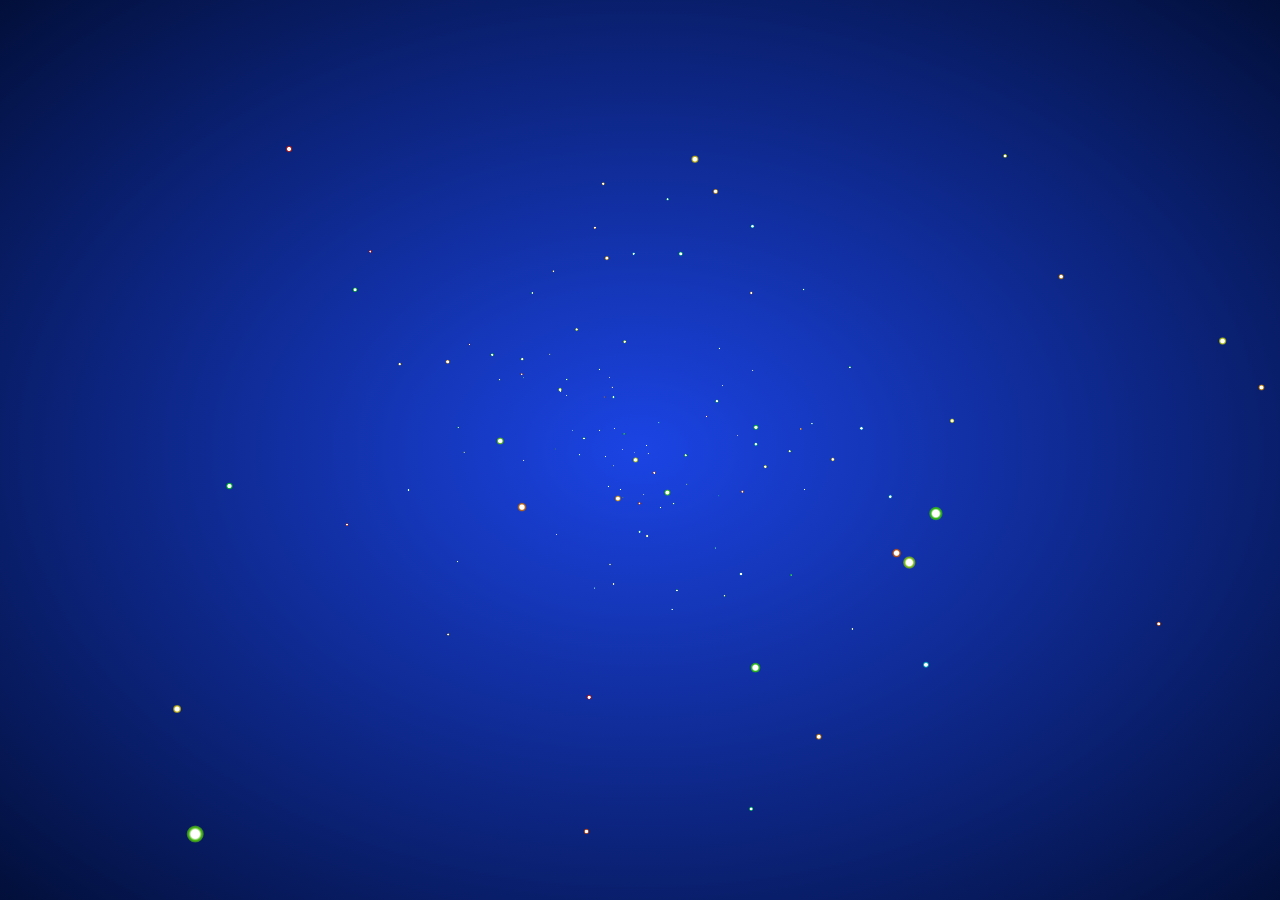
<file: bg/index.html>
<html><head>
<meta charset="utf-8">
<title>/</title>
<style>
html {
  height: 100%;
  background-image: -webkit-radial-gradient(ellipse farthest-corner at center center, #1b44e4 0%, #020f3a 100%);
  background-image: radial-gradient(ellipse farthest-corner at center center, #1b44e4 0%, #020f3a 100%);
  cursor: move;
}

body {
  width: 100%;
  margin: 0;
  overflow: hidden;
}
</style>
</head>

<body>


<canvas id="canv" width="1920" height="572"></canvas>
<script>
var num = 200;
var w = window.innerWidth;
var h = window.innerHeight;
var max = 100;
var _x = 0;
var _y = 0;
var _z = 150;
var dtr = function(d) {
  return d * Math.PI / 180;
};

var rnd = function() {
  return Math.sin(Math.floor(Math.random() * 360) * Math.PI / 180);
};
var dist = function(p1, p2, p3) {
  return Math.sqrt(Math.pow(p2.x - p1.x, 2) + Math.pow(p2.y - p1.y, 2) + Math.pow(p2.z - p1.z, 2));
};

var cam = {
  obj: {
    x: _x,
    y: _y,
    z: _z
  },
  dest: {
    x: 0,
    y: 0,
    z: 1
  },
  dist: {
    x: 0,
    y: 0,
    z: 200
  },
  ang: {
    cplane: 0,
    splane: 0,
    ctheta: 0,
    stheta: 0
  },
  zoom: 1,
  disp: {
    x: w / 2,
    y: h / 2,
    z: 0
  },
  upd: function() {
    cam.dist.x = cam.dest.x - cam.obj.x;
    cam.dist.y = cam.dest.y - cam.obj.y;
    cam.dist.z = cam.dest.z - cam.obj.z;
    cam.ang.cplane = -cam.dist.z / Math.sqrt(cam.dist.x * cam.dist.x + cam.dist.z * cam.dist.z);
    cam.ang.splane = cam.dist.x / Math.sqrt(cam.dist.x * cam.dist.x + cam.dist.z * cam.dist.z);
    cam.ang.ctheta = Math.sqrt(cam.dist.x * cam.dist.x + cam.dist.z * cam.dist.z) / Math.sqrt(cam.dist.x * cam.dist.x + cam.dist.y * cam.dist.y + cam.dist.z * cam.dist.z);
    cam.ang.stheta = -cam.dist.y / Math.sqrt(cam.dist.x * cam.dist.x + cam.dist.y * cam.dist.y + cam.dist.z * cam.dist.z);
  }
};

var trans = {
  parts: {
    sz: function(p, sz) {
      return {
        x: p.x * sz.x,
        y: p.y * sz.y,
        z: p.z * sz.z
      };
    },
    rot: {
      x: function(p, rot) {
        return {
          x: p.x,
          y: p.y * Math.cos(dtr(rot.x)) - p.z * Math.sin(dtr(rot.x)),
          z: p.y * Math.sin(dtr(rot.x)) + p.z * Math.cos(dtr(rot.x))
        };
      },
      y: function(p, rot) {
        return {
          x: p.x * Math.cos(dtr(rot.y)) + p.z * Math.sin(dtr(rot.y)),
          y: p.y,
          z: -p.x * Math.sin(dtr(rot.y)) + p.z * Math.cos(dtr(rot.y))
        };
      },
      z: function(p, rot) {
        return {
          x: p.x * Math.cos(dtr(rot.z)) - p.y * Math.sin(dtr(rot.z)),
          y: p.x * Math.sin(dtr(rot.z)) + p.y * Math.cos(dtr(rot.z)),
          z: p.z
        };
      }
    },
    pos: function(p, pos) {
      return {
        x: p.x + pos.x,
        y: p.y + pos.y,
        z: p.z + pos.z
      };
    }
  },
  pov: {
    plane: function(p) {
      return {
        x: p.x * cam.ang.cplane + p.z * cam.ang.splane,
        y: p.y,
        z: p.x * -cam.ang.splane + p.z * cam.ang.cplane
      };
    },
    theta: function(p) {
      return {
        x: p.x,
        y: p.y * cam.ang.ctheta - p.z * cam.ang.stheta,
        z: p.y * cam.ang.stheta + p.z * cam.ang.ctheta
      };
    },
    set: function(p) {
      return {
        x: p.x - cam.obj.x,
        y: p.y - cam.obj.y,
        z: p.z - cam.obj.z
      };
    }
  },
  persp: function(p) {
    return {
      x: p.x * cam.dist.z / p.z * cam.zoom,
      y: p.y * cam.dist.z / p.z * cam.zoom,
      z: p.z * cam.zoom,
      p: cam.dist.z / p.z
    };
  },
  disp: function(p, disp) {
    return {
      x: p.x + disp.x,
      y: -p.y + disp.y,
      z: p.z + disp.z,
      p: p.p
    };
  },
  steps: function(_obj_, sz, rot, pos, disp) {
    var _args = trans.parts.sz(_obj_, sz);
    _args = trans.parts.rot.x(_args, rot);
    _args = trans.parts.rot.y(_args, rot);
    _args = trans.parts.rot.z(_args, rot);
    _args = trans.parts.pos(_args, pos);
    _args = trans.pov.plane(_args);
    _args = trans.pov.theta(_args);
    _args = trans.pov.set(_args);
    _args = trans.persp(_args);
    _args = trans.disp(_args, disp);
    return _args;
  }
};

(function() {
  "use strict";
  var threeD = function(param) {
    this.transIn = {};
    this.transOut = {};
    this.transIn.vtx = (param.vtx);
    this.transIn.sz = (param.sz);
    this.transIn.rot = (param.rot);
    this.transIn.pos = (param.pos);
  };

  threeD.prototype.vupd = function() {
    this.transOut = trans.steps(

      this.transIn.vtx,
      this.transIn.sz,
      this.transIn.rot,
      this.transIn.pos,
      cam.disp
    );
  };

  var Build = function() {
    this.vel = 0.04;
    this.lim = 360;
    this.diff = 200;
    this.initPos = 100;
    this.toX = _x;
    this.toY = _y;
    this.go();
  };

  Build.prototype.go = function() {
    this.canvas = document.getElementById("canv");
    this.canvas.width = window.innerWidth;
    this.canvas.height = window.innerHeight;
    this.$ = canv.getContext("2d");
    this.$.globalCompositeOperation = 'source-over';
    this.varr = [];
    this.dist = [];
    this.calc = [];

    for (var i = 0, len = num; i < len; i++) {
      this.add();
    }

    this.rotObj = {
      x: 0,
      y: 0,
      z: 0
    };
    this.objSz = {
      x: w / 5,
      y: h / 5,
      z: w / 5
    };
  };

  Build.prototype.add = function() {
    this.varr.push(new threeD({
      vtx: {
        x: rnd(),
        y: rnd(),
        z: rnd()
      },
      sz: {
        x: 0,
        y: 0,
        z: 0
      },
      rot: {
        x: 20,
        y: -20,
        z: 0
      },
      pos: {
        x: this.diff * Math.sin(360 * Math.random() * Math.PI / 180),
        y: this.diff * Math.sin(360 * Math.random() * Math.PI / 180),
        z: this.diff * Math.sin(360 * Math.random() * Math.PI / 180)
      }
    }));
    this.calc.push({
      x: 360 * Math.random(),
      y: 360 * Math.random(),
      z: 360 * Math.random()
    });
  };

  Build.prototype.upd = function() {
    cam.obj.x += (this.toX - cam.obj.x) * 0.05;
    cam.obj.y += (this.toY - cam.obj.y) * 0.05;
  };

  Build.prototype.draw = function() {
    this.$.clearRect(0, 0, this.canvas.width, this.canvas.height);
    cam.upd();
    this.rotObj.x += 0.1;
    this.rotObj.y += 0.1;
    this.rotObj.z += 0.1;

    for (var i = 0; i < this.varr.length; i++) {
      for (var val in this.calc[i]) {
        if (this.calc[i].hasOwnProperty(val)) {
          this.calc[i][val] += this.vel;
          if (this.calc[i][val] > this.lim) this.calc[i][val] = 0;
        }
      }

      this.varr[i].transIn.pos = {
        x: this.diff * Math.cos(this.calc[i].x * Math.PI / 180),
        y: this.diff * Math.sin(this.calc[i].y * Math.PI / 180),
        z: this.diff * Math.sin(this.calc[i].z * Math.PI / 180)
      };
      this.varr[i].transIn.rot = this.rotObj;
      this.varr[i].transIn.sz = this.objSz;
      this.varr[i].vupd();
      if (this.varr[i].transOut.p < 0) continue;
      var g = this.$.createRadialGradient(this.varr[i].transOut.x, this.varr[i].transOut.y, this.varr[i].transOut.p, this.varr[i].transOut.x, this.varr[i].transOut.y, this.varr[i].transOut.p * 2);
      this.$.globalCompositeOperation = 'lighter';
      g.addColorStop(0, 'hsla(255, 255%, 255%, 1)');
      g.addColorStop(.5, 'hsla(' + (i + 2) + ',85%, 40%,1)');
      g.addColorStop(1, 'hsla(' + (i) + ',85%, 40%,.5)');
      this.$.fillStyle = g;
      this.$.beginPath();
      this.$.arc(this.varr[i].transOut.x, this.varr[i].transOut.y, this.varr[i].transOut.p * 2, 0, Math.PI * 2, false);
      this.$.fill();
      this.$.closePath();
    }
  };
  Build.prototype.anim = function() {
    window.requestAnimationFrame = (function() {
      return window.requestAnimationFrame ||
        function(callback, element) {
          window.setTimeout(callback, 1000 / 60);
        };
    })();
    var anim = function() {
      this.upd();
      this.draw();
      window.requestAnimationFrame(anim);

    }.bind(this);
    window.requestAnimationFrame(anim);
  };

  Build.prototype.run = function() {
    this.anim();

    window.addEventListener('mousemove', function(e) {
      this.toX = (e.clientX - this.canvas.width / 2) * -0.8;
      this.toY = (e.clientY - this.canvas.height / 2) * 0.8;
    }.bind(this));
    window.addEventListener('touchmove', function(e) {
      e.preventDefault();
      this.toX = (e.touches[0].clientX - this.canvas.width / 2) * -0.8;
      this.toY = (e.touches[0].clientY - this.canvas.height / 2) * 0.8;
    }.bind(this));
    window.addEventListener('mousedown', function(e) {
      for (var i = 0; i < 100; i++) {
        this.add();
      }
    }.bind(this));
    window.addEventListener('touchstart', function(e) {
      e.preventDefault();
      for (var i = 0; i < 100; i++) {
        this.add();
      }
    }.bind(this));
  };
  var app = new Build();
  app.run();
})();
window.addEventListener('resize', function() {
  w=canvas.width=window.innerWidth;
  h=canvas.height=window.innerHeight-1;
}, false);
</script>
</body></html>
</file>
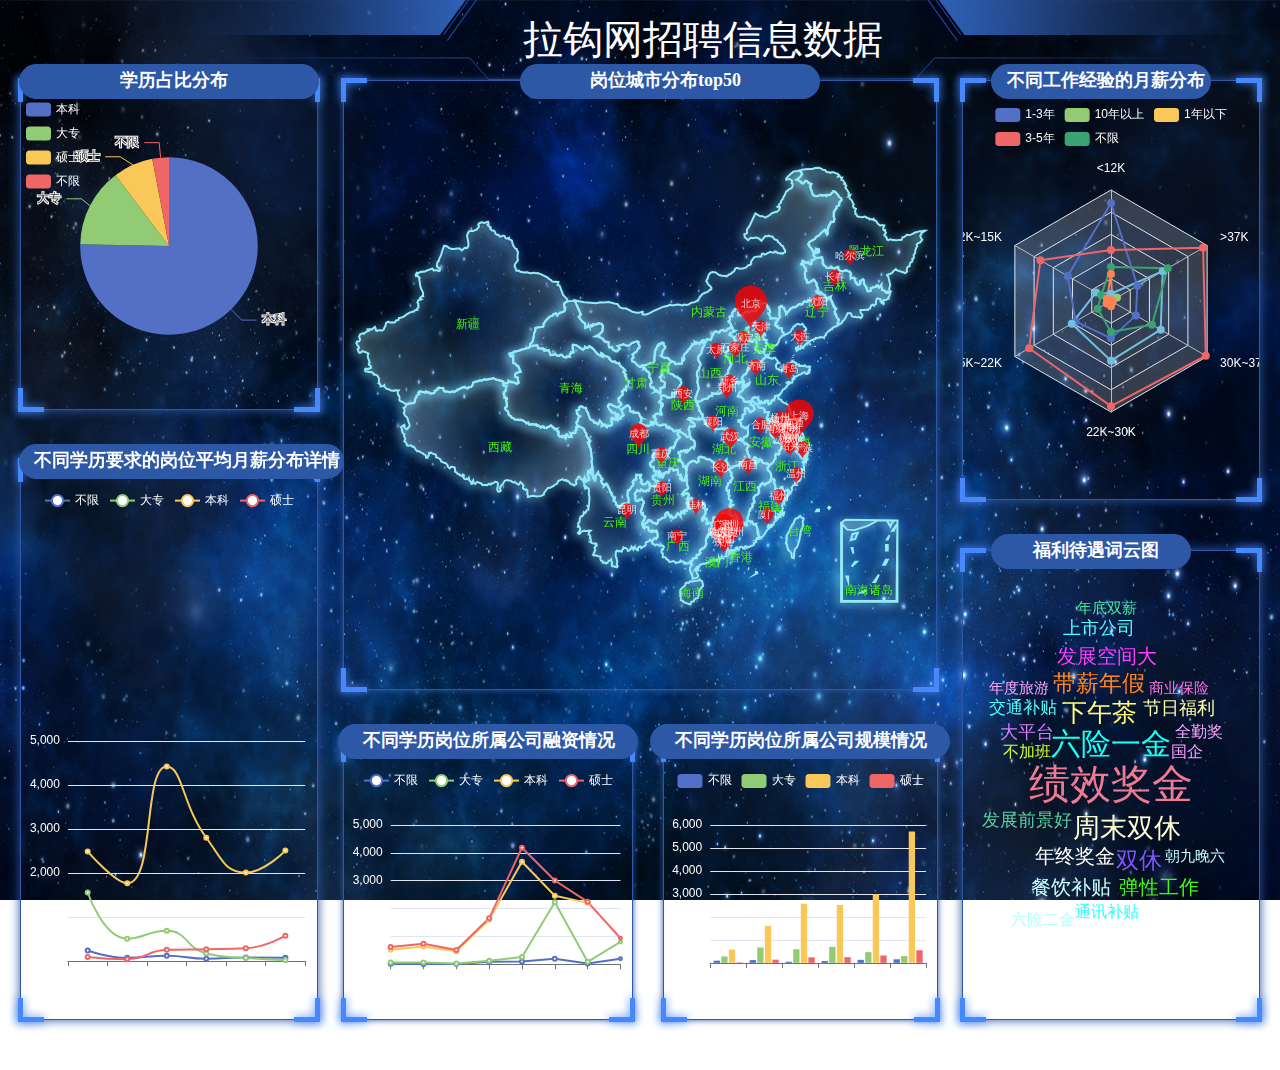
<file: screen/index.html>
<!DOCTYPE html>
<html>
	<head>
		<meta charset="utf-8">
		<meta http-equiv="X-UA-Compatible" content="IE=edge">
		<meta name="viewport" content="width=device-width, initial-scale=1">
		<title>拉勾网招聘数据可视化分析</title>
		<script src="../screen/script/echarts.min.js"></script>
		<script src="../screen/script/jquery.min.js"></script>
		<script src="../screen/script/china.js"></script>
		<script src="../screen/script/index.js"></script>
		<script src="../screen/script/echarts-wordcloud.js"></script>
		<link rel="stylesheet" href="../screen/css/style.css">
		<style>
			.t_title {
				width: 100%;
				height: 100%;
				text-align: center;
				font-size: 2.5em;
				line-height: 80px;
				color: #fff;
			}

			#chart_map {
				cursor: pointer;
			}

			.t_show {
				position: absolute;
				top: 0;
				right: 0;
				border-radius: 2px;
				background: #2C58A6;
				padding: 2px 5px;
				color: #fff;
				cursor: pointer;
			}
		</style>
	</head>
	<body>
		<div class="header">
			<div class="bg_header">
				<div class="header_nav fl t_title">
					拉钩网招聘信息数据
				</div>
			</div>
		</div>
		<div class="data_main">
			<div class="left fl">
				<div class="left_top" style="cursor: pointer;">
					<!--左上边框-->
					<div class="t_line_box">
						<i class="t_l_line"></i>
						<i class="l_t_line"></i>
					</div>
					<!--右上边框-->
					<div class="t_line_box">
						<i class="t_r_line"></i>
						<i class="r_t_line"></i>
					</div>
					<!--左下边框-->
					<div class="t_line_box">
						<i class="l_b_line"></i>
						<i class="b_l_line"></i>
					</div>
					<!--右下边框-->
					<div class="t_line_box">
						<i class="r_b_line"></i>
						<i class="b_r_line"></i>
					</div>
					<div class="main_title" style="width: 300px;">
						学历占比分布
					</div>
					<div id="chart_1" class="chart" style="width:100%;height: 330px;"></div>
				</div>
				<div class="left_bottom" style="cursor: pointer;">
					<div class="t_line_box">
						<i class="t_l_line"></i>
						<i class="l_t_line"></i>
					</div>
					<div class="t_line_box">
						<i class="t_r_line"></i>
						<i class="r_t_line"></i>
					</div>
					<div class="t_line_box">
						<i class="l_b_line"></i>
						<i class="b_l_line"></i>
					</div>
					<div class="t_line_box">
						<i class="r_b_line"></i>
						<i class="b_r_line"></i>
					</div>
					<div class="main_title" style="width: 325px;">
						不同学历要求的岗位平均月薪分布详情
					</div>
					<div id="chart_2" class="chart t_btn9" style="width:100%;height: 560px;"></div>
				</div>
			</div>
			<div class="center fl">
				<div class="center_top" style="position: relative;">
					<!--左上边框-->
					<div class="t_line_box">
						<i class="t_l_line"></i>
						<i class="l_t_line"></i>
					</div>
					<!--右上边框-->
					<div class="t_line_box">
						<i class="t_r_line"></i>
						<i class="r_t_line"></i>
					</div>
					<!--左下边框-->
					<div class="t_line_box">
						<i class="l_b_line"></i>
						<i class="b_l_line"></i>
					</div>
					<!--右下边框-->
					<div class="t_line_box">
						<i class="r_b_line"></i>
						<i class="b_r_line"></i>
					</div>
					<div class="main_title" style="width: 300px;">
						岗位城市分布top50
					</div>
					<div id="chart_map" style="width:100%;height:610px;"></div>
				</div>
				<div class="center_bottom">
					<div class="center_bottom_left fl">
						<div class="t_line_box">
							<i class="t_l_line"></i>
							<i class="l_t_line"></i>
						</div>

						<div class="t_line_box">
							<i class="t_r_line"></i>
							<i class="r_t_line"></i>
						</div>

						<div class="t_line_box">
							<i class="l_b_line"></i>
							<i class="b_l_line"></i>
						</div>

						<div class="t_line_box">
							<i class="r_b_line"></i>
							<i class="b_r_line"></i>
						</div>
						<div class="main_title" style="width:300px;">
							不同学历岗位所属公司融资情况
						</div>
						<div id="chart_3" class="echart fl t_btn4" style="width:100%;height: 280px;cursor: pointer;">
						</div>
					</div>
					<div class="center_bottom_right fr">

						<div class="t_line_box">
							<i class="t_l_line"></i>
							<i class="l_t_line"></i>
						</div>
						<div class="t_line_box">
							<i class="t_r_line"></i>
							<i class="r_t_line"></i>
						</div>

						<div class="t_line_box">
							<i class="l_b_line"></i>
							<i class="b_l_line"></i>
						</div>

						<div class="t_line_box">
							<i class="r_b_line"></i>
							<i class="b_r_line"></i>
						</div>
						<div class="main_title" style="width:300px;">
							不同学历岗位所属公司规模情况
						</div>
						<div id="chart_4" class="echart fl t_btn4" style="width:100%;height: 280px;cursor: pointer;">
						</div>
					</div>
				</div>

			</div>
			<div class="right fr">
				<div class="right_top">
					<!--左上边框-->
					<div class="t_line_box">
						<i class="t_l_line"></i>
						<i class="l_t_line"></i>
					</div>
					<!--右上边框-->
					<div class="t_line_box">
						<i class="t_r_line"></i>
						<i class="r_t_line"></i>
					</div>
					<!--左下边框-->
					<div class="t_line_box">
						<i class="l_b_line"></i>
						<i class="b_l_line"></i>
					</div>
					<!--右下边框-->
					<div class="t_line_box">
						<i class="r_b_line"></i>
						<i class="b_r_line"></i>
					</div>
					<div class="main_title" style="width:220px;">
						不同工作经验的月薪分布
					</div>
					<div id="chart_5" class="echart t_btn7" style="width:100%;height: 440px;"></div>
				</div>
				<div class="right_bottom">
					<!--左上边框-->
					<div class="t_line_box">
						<i class="t_l_line"></i>
						<i class="l_t_line"></i>
					</div>
					<!--右上边框-->
					<div class="t_line_box">
						<i class="t_r_line"></i>
						<i class="r_t_line"></i>
					</div>
					<!--左下边框-->
					<div class="t_line_box">
						<i class="l_b_line"></i>
						<i class="b_l_line"></i>
					</div>
					<!--右下边框-->
					<div class="t_line_box">
						<i class="r_b_line"></i>
						<i class="b_r_line"></i>
					</div>
					<div class="main_title" style="width:200px;">
						福利待遇词云图
					</div>
					<div id="chart_6" class="echart fl t_btn4" style="width:100%;height: 460px;cursor: pointer;"></div>
				</div>
			</div>
		</div>
		<script type="text/javascript">
			var myChart1 = echarts.init(document.getElementById('chart_1'));
			var option1 = {
				tooltip: {
					trigger: 'item'
				},
				legend: {
					orient: 'vertical',
					left: 'left',
					top: '5%',
					textStyle: {
						color: '#ffffff' //字体颜色
					},

				},
				series: [{
					type: 'pie',
					radius: '60%',
					data: [{
							value: 15689,
							name: '本科'
						},
						{
							value: 3000,
							name: '大专'
						},
						{
							value: 1516,
							name: '硕士'
						},
						{
							value: 628,
							name: '不限'
						}
					],
					emphasis: {
						itemStyle: {
							shadowBlur: 10,
							shadowOffsetX: 0,
							shadowColor: 'rgba(255, 255, 255, 0.5)'
						}
					}
				}]
			};
			myChart1.setOption(option1);



			var myChart2 = echarts.init(document.getElementById('chart_4'));
			var option2 = {
				legend: {
					top: '10%',
					textStyle: {
						color: '#ffffff' //字体颜色
					},
				},
				grid: {
					left: '3%',
					right: '4%',
					bottom: '3%',
					top: "30%",
					containLabel: true
				},
				tooltip: {
					trigger: 'item'
				},
				dataset: {
					source: [
						['product', '不限', '大专', '本科', '硕士'],
						['少于15人', 95, 278, 578, 21],
						['15-50人', 120, 669, 1609, 138],
						['50-150人', 49, 595, 2574, 241],
						['150-500人', 79, 696, 2522, 247],
						['500-2000人', 131, 466, 2987, 320],
						['2000人以上', 154, 296, 5717, 549]
					]
				},
				xAxis: [{
					type: 'category',
					axisLabel: {
						textStyle: {
							color: '#ffffff' //字体颜色
						},
						interval: 0,
						rotate: 30,
					},
				}],
				yAxis: [{
					axisLabel: {
						textStyle: {
							color: '#ffffff' //字体颜色
						},
					},
				}],
				series: [{
					type: 'bar'
				}, {
					type: 'bar'
				}, {
					type: 'bar'
				}, {
					type: 'bar'
				}]
			};
			myChart2.setOption(option2);


			var myChart3 = echarts.init(document.getElementById('chart_2'));
			var option3 = {

				legend: {
					top: '5%',
					textStyle: {
						color: '#ffffff' //字体颜色
					},
				},
				tooltip: {
					trigger: 'axis',
					showContent: false
				},
				dataset: {
					source: [
						['product', '<12K', '12K~15K', '15K~22K', '22K~30K', '30K~37K', '>37K'],
						['不限', 238, 71, 117, 49, 80, 73],
						['大专', 1557, 505, 684, 170, 66, 18],
						['本科', 2486, 1765, 4418, 2801, 2008, 2509],
						['硕士', 92, 41, 252, 267, 289, 575]
					]
				},
				xAxis: [{
					type: 'category',
					axisLabel: {
						textStyle: {
							color: '#ffffff', //字体颜色

						},
						interval: 0,
						rotate: 30,
					},
				}],
				yAxis: [{
					gridIndex: 0,
					axisLabel: {
						textStyle: {
							color: '#ffffff' //字体颜色
						},
					},
				}],
				grid: {
					left: '3%',
					right: '4%',
					bottom: '3%',
					top: "50%",
					containLabel: true
				},
				series: [{
						type: 'line',
						smooth: true,
						seriesLayoutBy: 'row',
						emphasis: {
							focus: 'series'
						}
					},
					{
						type: 'line',
						smooth: true,
						seriesLayoutBy: 'row',
						emphasis: {
							focus: 'series'
						}
					},
					{
						type: 'line',
						smooth: true,
						seriesLayoutBy: 'row',
						emphasis: {
							focus: 'series'
						}
					},
					{
						type: 'line',
						smooth: true,
						seriesLayoutBy: 'row',
						emphasis: {
							focus: 'series'
						}
					},
					{
						type: 'pie',
						id: 'pie',
						radius: '30%',
						center: ['50%', '30%'],
						emphasis: {
							focus: 'self'
						},
						label: {
							formatter: '{b}: {@2012} ({d}%)'
						},
						encode: {
							itemName: 'product',
							value: '2012',
							tooltip: '2012'
						}
					}
				]
			};
			myChart3.on('updateAxisPointer', function(event) {
				const xAxisInfo = event.axesInfo[0];
				if (xAxisInfo) {
					const dimension = xAxisInfo.value + 1;
					myChart3.setOption({
						series: {
							id: 'pie',
							label: {
								formatter: '{b}: {@[' + dimension + ']} ({d}%)'
							},
							encode: {
								value: dimension,
								tooltip: dimension
							}
						}
					});
				}
			});
			myChart3.setOption(option3);



			var myChart4 = echarts.init(document.getElementById('chart_3'));
			var option4 = {

				tooltip: {
					trigger: 'axis'
				},
				legend: {
					top: '10%',
					textStyle: {
						color: '#ffffff' //字体颜色
					},
					data: ['不限', '大专', '本科', '硕士']
				},
				grid: {
					left: '3%',
					right: '4%',
					bottom: '3%',
					top: "30%",
					containLabel: true
				},
				xAxis: {
					type: 'category',
					axisLabel: {
						textStyle: {
							color: '#ffffff' //字体颜色
						},
						interval: 0,
						rotate: 30,
					},
					boundaryGap: false,
					data: ['A轮', 'B轮', 'C轮', 'D轮及以上', '上市公司', '不需要融资', '天使轮', '未融资']
				},
				yAxis: {
					type: 'value',
					axisLabel: {
						textStyle: {
							color: '#ffffff' //字体颜色
						},
					},
				},
				series: [{
						name: '不限',
						type: 'line',
						stack: 'Total',
						data: [13, 9, 6, 89, 93, 200, 22, 196]
					},
					{
						name: '大专',
						type: 'line',
						stack: 'Total',
						data: [45, 48, 17, 36, 164, 2022, 63, 605]
					},
					{
						name: '本科',
						type: 'line',
						stack: 'Total',
						data: [464, 580, 439, 1470, 3423, 235, 2118]
					},
					{
						name: '硕士',
						type: 'line',
						stack: 'Total',
						data: [98, 96, 48, 53, 505, 550, 36, 130]
					},
				]
			};
			myChart4.setOption(option4);



			var myChart5 = echarts.init(document.getElementById('chart_5'));
			var option5 = {
				grid: {
					left: '3%',
					right: '4%',
					top: "30%",
					containLabel: true
				},
				legend: {
					top: '5%',
					textStyle: {
						color: '#ffffff' //字体颜色
					},
					data: ['1-3年', '10年以上', '1年以下', '3-5年', '5-10年', '不限', '在校/应届']
				},

				radar: {
					// shape: 'circle',
					center: ['50%', '50%'],
					indicator: [{
							name: '<12K',
							max: 2200
						},
						{
							name: '12K~15K',
							max: 1600
						},
						{
							name: '15K~22K',
							max: 3000
						},
						{
							name: '22K~30K',
							max: 1500
						},
						{
							name: '30K~37K',
							max: 1100
						},
						{
							name: '>37K',
							max: 1300
						},
					],
					name: { //修改indicator文字的颜色
						textStyle: {
							color: "#ffffff"
						}
					}
				},
				series: [{
					type: 'radar',

					data: [{
							value: [1943, 720, 1105, 505, 285, 356],
							name: '1-3年'
						},
						{
							value: [7, 3, 16, 44, 17, 81],
							name: '10年以上'
						},
						{
							value: [62, 5, 17, 21, 0, 10],
							name: '1年以下'
						},
						{
							value: [1009, 1175, 2556, 1421, 1085, 1245],
							name: '3-5年'
						},
						{
							value: [143, 248, 1225, 807, 569, 699],
							name: '5-10年	'
						},
						{
							value: [676, 163, 416, 419, 469, 767],
							name: '不限'
						},
						{
							value: [533, 68, 136, 70, 18, 17],
							name: '在校/应届	'
						},

					]
				}]
			};
			myChart5.setOption(option5);



			var myChart6 = echarts.init(document.getElementById('chart_6'));
			var option6 = {
				series: [{
					type: 'wordCloud',
					//maskImage: maskImage,
					sizeRange: [15, 80],
					rotationRange: [0, 0],
					rotationStep: 45,
					gridSize: 8,
					shape: 'pentagon',
					width: '100%',
					height: '100%',
					textStyle: {

						color: function() {
							return 'rgb(' + [
								Math.round(Math.random() * 500),
								Math.round(Math.random() * 500),
								Math.round(Math.random() * 500)
							].join(',') + ')';
						},
						fontFamily: 'sans-serif',
						fontWeight: 'normal',

						emphasis: {
							shadowBlur: 10,
							shadowColor: '#333'
						}
					},
					data: [{
							'name': '发展前景好',
							'value': 375
						},
						{
							'name': '上市公司',
							'value': 351
						},
						{
							'name': '发展空间大',
							'value': 598
						},
						{
							'name': '通讯补贴',
							'value': 130
						},
						{
							'name': '餐饮补贴',
							'value': 577
						},
						{
							'name': '年终奖金',
							'value': 630
						},
						{
							'name': '五险一金',
							'value': 6936
						},
						{
							'name': '双休',
							'value': 913
						},
						{
							'name': '六险一金',
							'value': 1693
						},
						{
							'name': '国企',
							'value': 126
						},
						{
							'name': '弹性工作',
							'value': 581
						},
						{
							'name': '节日福利',
							'value': 354
						},
						{
							'name': '带薪年假',
							'value': 868
						},
						{
							'name': '年度体检',
							'value': 169
						},
						{
							'name': '周末双休',
							'value': 1333
						},
						{
							'name': '大平台',
							'value': 369
						},
						{
							'name': '六险二金',
							'value': 113
						},
						{
							'name': '绩效奖金',
							'value': 2778
						},
						{
							'name': '全勤奖',
							'value': 212
						},
						{
							'name': '朝九晚六',
							'value': 59
						},
						{
							'name': '不加班',
							'value': 144
						},
						{
							'name': '下午茶',
							'value': 1149
						},
						{
							'name': '年度旅游',
							'value': 56
						},
						{
							'name': '交通补贴',
							'value': 297
						},
						{
							'name': '年底双薪',
							'value': 102
						},
						{
							'name': '商业保险',
							'value': 78
						},
					]
				}]

			};
			myChart6.setOption(option6);
			window.addEventListener("resize", function() {
				myChart6.resize();
			});
			var chartDom = document.getElementById('chart_map');
			var myChart7 = echarts.init(chartDom);
			echarts.connect([myChart1, myChart2, myChart3, myChart4, myChart5, myChart6, myChart7]);
		</script>
	</body>
</html>
</file>
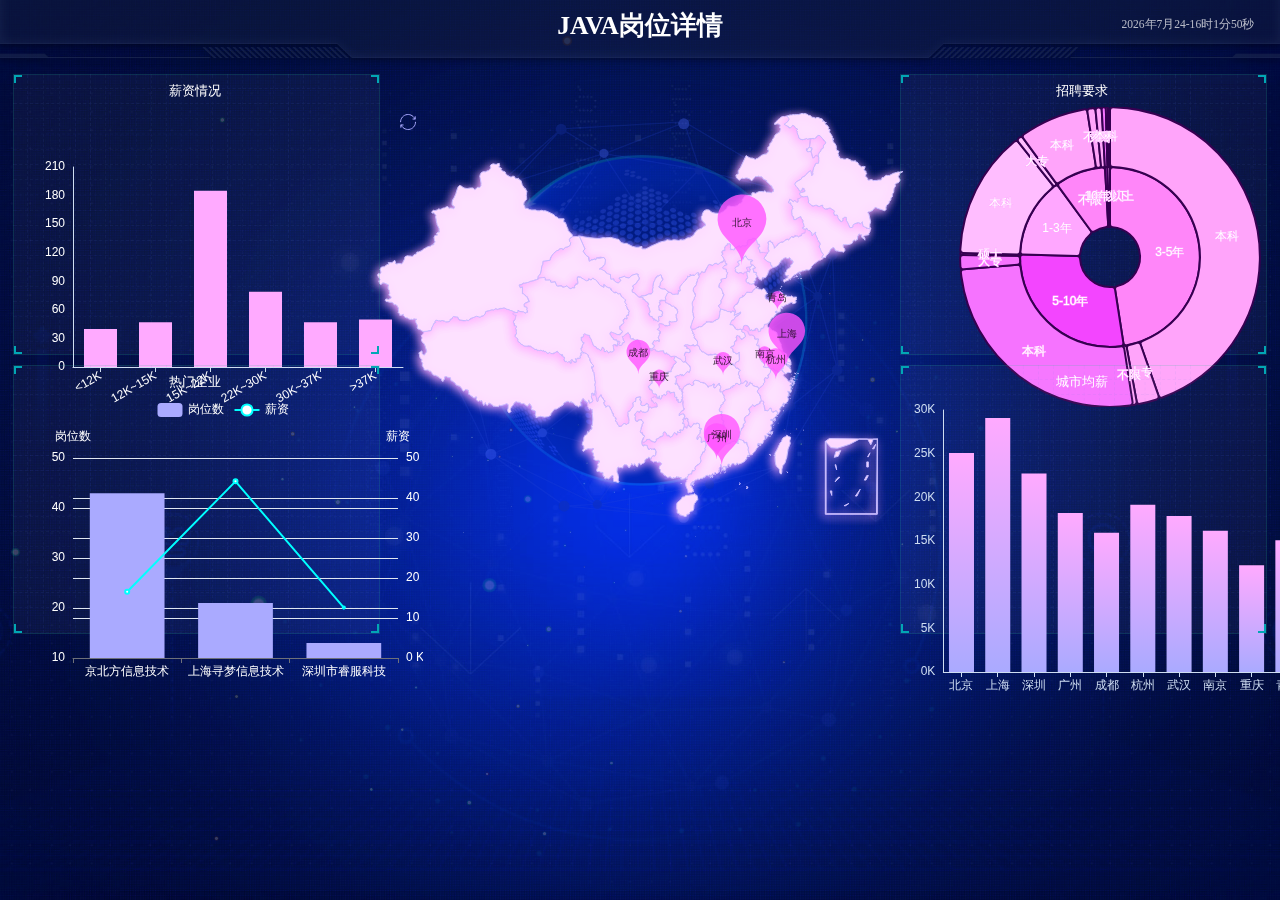
<file: details/detail1/index.html>
<!doctype html>
<html>
	<head>
		<meta charset="utf-8">

		<script type="text/javascript" src="../detail1/js/jquery.min.js"></script>
		<link rel="stylesheet" href="../detail1/css/comon0.css">
	</head>
	<script>
		$(document).ready(function() {
			var whei = $(window).width()
			$("html").css({
				fontSize: whei / 20
			})
			$(window).resize(function() {
				var whei = $(window).width()
				$("html").css({
					fontSize: whei / 20
				})
			});
		});
	</script>
	<script type="text/javascript" src="../detail1/js/echarts.min.js"></script>
	<body>
		<div class="canvas" style="opacity: .2">
			<iframe frameborder="0" src="../detail1/js/index.html" style="width: 100%; height: 100%"></iframe>
		</div>
		<!-- <div class="loading">
  <div class="loadbox"> <img src="../detail1/picture/loading.gif"> 页面加载中... </div>
</div> -->
		<div class="head">
			<h1>JAVA岗位详情</h1>
			<div class="weather">
				<!--<img src="picture/weather.png"><span>多云转小雨</span>--><span id="showTime"></span>
			</div>

			<script>
				var t = null;
				t = setTimeout(time, 1000); //開始运行
				function time() {
					clearTimeout(t); //清除定时器
					dt = new Date();
					var y = dt.getFullYear();
					var mt = dt.getMonth() + 1;
					var day = dt.getDate();
					var h = dt.getHours(); //获取时
					var m = dt.getMinutes(); //获取分
					var s = dt.getSeconds(); //获取秒
					document.getElementById("showTime").innerHTML = y + "年" + mt + "月" + day + "-" + h + "时" + m + "分" + s + "秒";
					t = setTimeout(time, 1000); //设定定时器，循环运行     
				}
			</script>
		</div>
		<div class="mainbox">
			<ul class="clearfix">
				<li>
					<div class="boxall" style="height: 4.4rem">
						<div class="alltitle">薪资情况</div>
						<div class="allnav" id="left1" style="width:400px;height: 300px;"></div>
						<div class="boxfoot"></div>
					</div>
					<div class="boxall" style="height: 4.2rem">
						<div class="alltitle">热门企业</div>
						<div class="allnav" id="left2" style="width:400px;height: 300px;"></div>
						<div class="boxfoot"></div>
					</div>
				</li>
				<li>
					<div class="map">
						<div class="map1"><img src="../detail1/picture/lbx.png"></div>
						<div class="map2"><img src="../detail1/picture/jt.png"></div>
						<div class="map3"><img src="../detail1/picture/map.png"></div>
						<div class="map4" id="map"></div>
					</div>
				</li>
				<li>
					<div class="boxall" style="height:4.4rem">
						<div class="alltitle">招聘要求</div>
						<div class="allnav" id="right1" style="width:400px;height: 300px;"></div>
						<div class="boxfoot"></div>
					</div>
					<div class="boxall" style="height: 4.2rem">
						<div class="alltitle">城市均薪</div>
						<div class="allnav" id="right2" style="width:400px;height: 300px;"></div>
						<div class="boxfoot"></div>
					</div>
				</li>
			</ul>
		</div>
		<div class="back"></div>


		<script type="text/javascript" src="../detail1/js/china.js"></script>
		<script src="../detail1/js/left1.js"></script>
		<script src="../detail1/js/left2.js"></script>
		<script src="../detail1/js/right1.js"></script>
		<script src="../detail1/js/right2.js"></script>
		<script type="text/javascript" src="../detail1/js/map.js"></script>
		<script>
			var dom = document.getElementById('left1');
			var myChart1 = echarts.init(dom, null, {
				renderer: 'canvas',
				useDirtyRect: false
			});
			var myChart2 = echarts.init(document.getElementById('left2'));
			var myChart3 = echarts.init(document.getElementById('right1'));
			var myChart4 = echarts.init(document.getElementById('right2'));
			var myChart5 = echarts.init(document.getElementById("map"));
			echarts.connect([myChart1, myChart2, myChart3, myChart4, myChart5]);
		</script>
	</body>
</html>
</file>
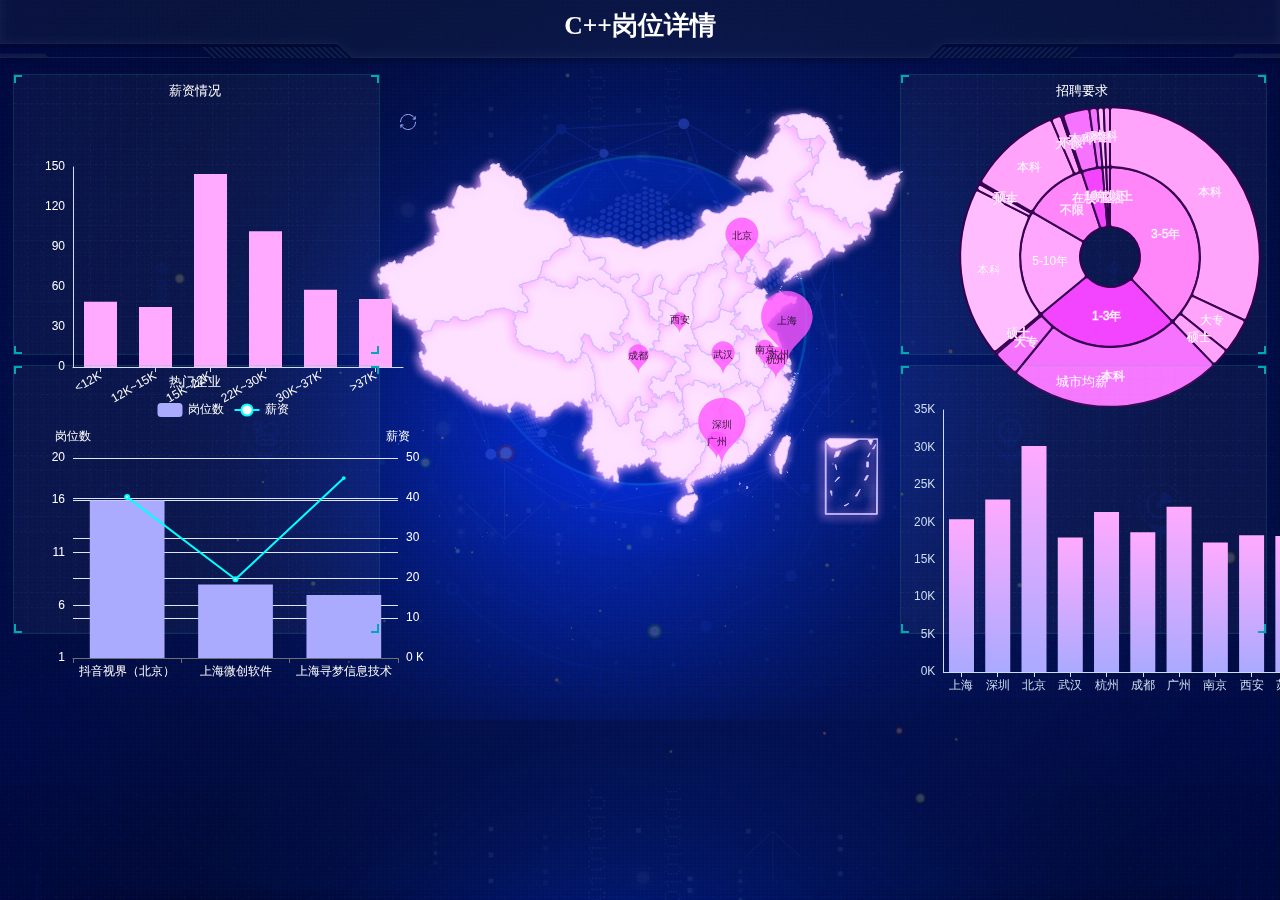
<file: details/detail2/index.html>
<!doctype html>
<html>
	<head>
		<meta charset="utf-8">

		<script type="text/javascript" src="../detail2/js/jquery.min.js"></script>
		<link rel="stylesheet" href="../detail2/css/comon0.css">
	</head>
	<script>
		$(document).ready(function() {
			var whei = $(window).width()
			$("html").css({
				fontSize: whei / 20
			})
			$(window).resize(function() {
				var whei = $(window).width()
				$("html").css({
					fontSize: whei / 20
				})
			});
		});
	</script>
	<script type="text/javascript" src="../detail2/js/echarts.min.js"></script>
	<body>
		<div class="canvas" style="opacity: .2">
			<iframe frameborder="0" src="../detail2/js/index.html" style="width: 100%; height: 100%"></iframe>
		</div>

		<div class="head">
			<h1>C++岗位详情</h1>
			<div class="weather"><span id="showTime"></span></div>

			<script>
				var t = null;
				t = setTimeout(time, 1000); //開始运行
				function time() {
					clearTimeout(t); //清除定时器
					dt = new Date();
					var y = dt.getFullYear();
					var mt = dt.getMonth() + 1;
					var day = dt.getDate();
					var h = dt.getHours(); //获取时
					var m = dt.getMinutes(); //获取分
					var s = dt.getSeconds(); //获取秒
					document.getElementById("showTime").innerHTML = y + "年" + mt + "月" + day + "-" + h + "时" + m + "分" + s + "秒";
					t = setTimeout(time, 1000); //设定定时器，循环运行     
				}
			</script>
		</div>
		<div class="mainbox">
			<ul class="clearfix">
				<li>
					<div class="boxall" style="height: 4.4rem">
						<div class="alltitle">薪资情况</div>
						<div class="allnav" id="left1" style="width:400px;height: 300px;"></div>
						<div class="boxfoot"></div>
					</div>
					<div class="boxall" style="height: 4.2rem">
						<div class="alltitle">热门企业</div>
						<div class="allnav" id="left2" style="width:400px;height: 300px;"></div>
						<div class="boxfoot"></div>
					</div>
				</li>
				<li>
					<div class="map">
						<div class="map1"><img src="../detail2/picture/lbx.png"></div>
						<div class="map2"><img src="../detail2/picture/jt.png"></div>
						<div class="map3"><img src="../detail2/picture/map.png"></div>
						<div class="map4" id="map"></div>
					</div>
				</li>
				<li>
					<div class="boxall" style="height:4.4rem">
						<div class="alltitle">招聘要求</div>
						<div class="allnav" id="right1" style="width:400px;height: 300px;"></div>
						<div class="boxfoot"></div>
					</div>
					<div class="boxall" style="height: 4.2rem">
						<div class="alltitle">城市均薪</div>
						<div class="allnav" id="right2" style="width:400px;height: 300px;"></div>
						<div class="boxfoot"></div>
					</div>
				</li>
			</ul>
		</div>
		<div class="back"></div>


		<script type="text/javascript" src="../detail2/js/china.js"></script>
		<script src="../detail2/js/left1.js"></script>
		<script src="../detail2/js/left2.js"></script>
		<script src="../detail2/js/right1.js"></script>
		<script src="../detail2/js/right2.js"></script>
		<script type="text/javascript" src="../detail2/js/map.js"></script>
		<script>
			var dom = document.getElementById('left1');
			var myChart1 = echarts.init(dom, null, {
				renderer: 'canvas',
				useDirtyRect: false
			});
			var myChart2 = echarts.init(document.getElementById('left2'));
			var myChart3 = echarts.init(document.getElementById('right1'));
			var myChart4 = echarts.init(document.getElementById('right2'));
			var myChart5 = echarts.init(document.getElementById("map"));
			echarts.connect([myChart1, myChart2, myChart3, myChart4, myChart5]);
		</script>
	</body>
</html>
</file>
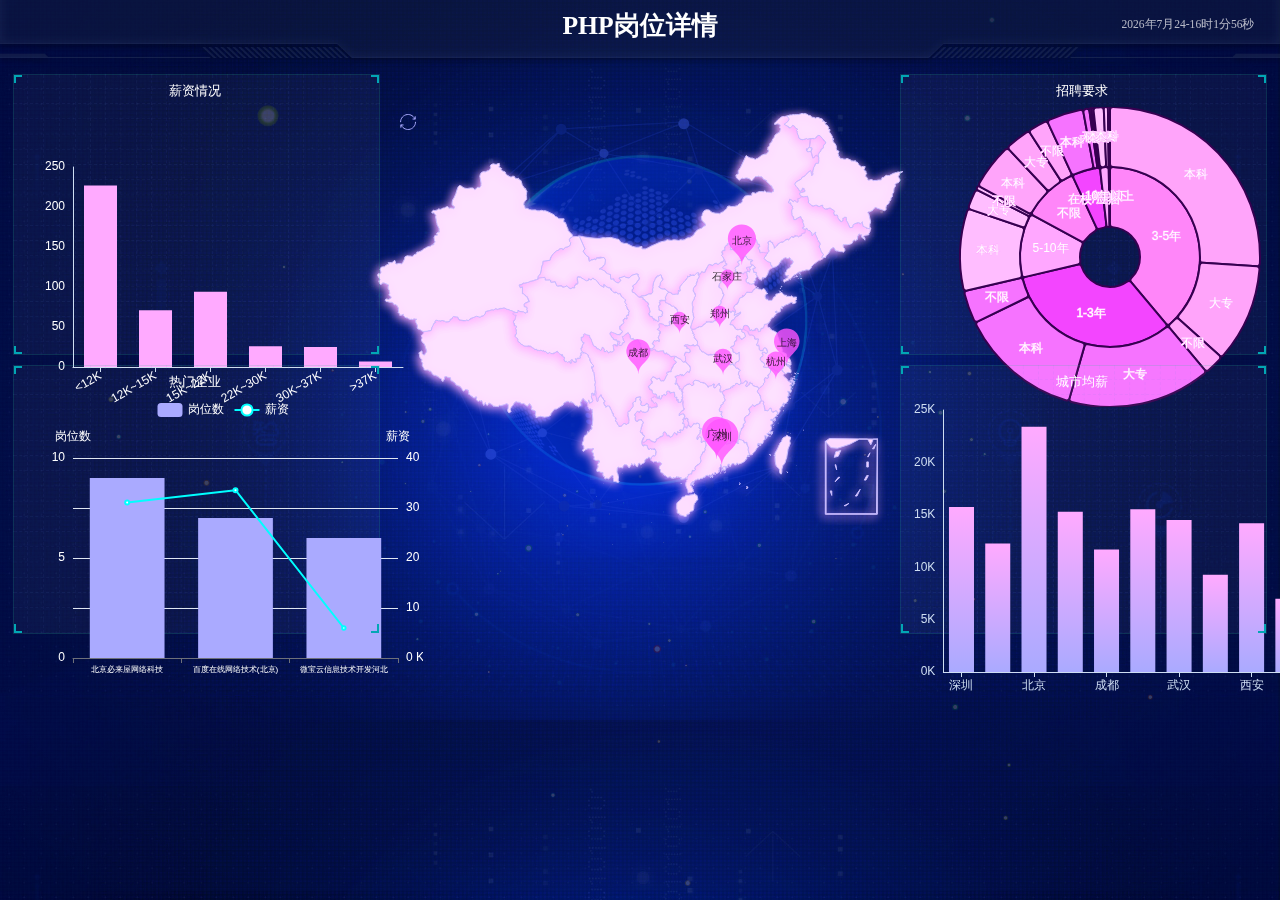
<file: details/detail3/index.html>
<!doctype html>
<html>
	<head>
		<meta charset="utf-8">

		<script type="text/javascript" src="../detail3/js/jquery.min.js"></script>
		<link rel="stylesheet" href="../detail3/css/comon0.css">
	</head>
	<script>
		$(document).ready(function() {
			var whei = $(window).width()
			$("html").css({
				fontSize: whei / 20
			})
			$(window).resize(function() {
				var whei = $(window).width()
				$("html").css({
					fontSize: whei / 20
				})
			});
		});
	</script>
	<script type="text/javascript" src="../detail3/js/echarts.min.js"></script>
	<body>
		<div class="canvas" style="opacity: .2">
			<iframe frameborder="0" src="../detail3/js/index.html" style="width: 100%; height: 100%"></iframe>
		</div>

		<div class="head">
			<h1>PHP岗位详情</h1>
			<div class="weather"><span id="showTime"></span></div>

			<script>
				var t = null;
				t = setTimeout(time, 1000); //開始运行
				function time() {
					clearTimeout(t); //清除定时器
					dt = new Date();
					var y = dt.getFullYear();
					var mt = dt.getMonth() + 1;
					var day = dt.getDate();
					var h = dt.getHours(); //获取时
					var m = dt.getMinutes(); //获取分
					var s = dt.getSeconds(); //获取秒
					document.getElementById("showTime").innerHTML = y + "年" + mt + "月" + day + "-" + h + "时" + m + "分" + s + "秒";
					t = setTimeout(time, 1000); //设定定时器，循环运行     
				}
			</script>
		</div>
		<div class="mainbox">
			<ul class="clearfix">
				<li>
					<div class="boxall" style="height: 4.4rem">
						<div class="alltitle">薪资情况</div>
						<div class="allnav" id="left1" style="width:400px;height: 300px;"></div>
						<div class="boxfoot"></div>
					</div>
					<div class="boxall" style="height: 4.2rem">
						<div class="alltitle">热门企业</div>
						<div class="allnav" id="left2" style="width:400px;height: 300px;"></div>
						<div class="boxfoot"></div>
					</div>
				</li>
				<li>
					<div class="map">
						<div class="map1"><img src="../detail3/picture/lbx.png"></div>
						<div class="map2"><img src="../detail3/picture/jt.png"></div>
						<div class="map3"><img src="../detail3/picture/map.png"></div>
						<div class="map4" id="map"></div>
					</div>
				</li>
				<li>
					<div class="boxall" style="height:4.4rem">
						<div class="alltitle">招聘要求</div>
						<div class="allnav" id="right1" style="width:400px;height: 300px;"></div>
						<div class="boxfoot"></div>
					</div>
					<div class="boxall" style="height: 4.2rem">
						<div class="alltitle">城市均薪</div>
						<div class="allnav" id="right2" style="width:400px;height: 300px;"></div>
						<div class="boxfoot"></div>
					</div>
				</li>
			</ul>
		</div>
		<div class="back"></div>


		<script type="text/javascript" src="../detail3/js/china.js"></script>
		<script src="../detail3/js/left1.js"></script>
		<script src="../detail3/js/left2.js"></script>
		<script src="../detail3/js/right1.js"></script>
		<script src="../detail3/js/right2.js"></script>
		<script type="text/javascript" src="../detail3/js/map.js"></script>
		<script>
			var dom = document.getElementById('left1');
			var myChart1 = echarts.init(dom, null, {
				renderer: 'canvas',
				useDirtyRect: false
			});
			var myChart2 = echarts.init(document.getElementById('left2'));
			var myChart3 = echarts.init(document.getElementById('right1'));
			var myChart4 = echarts.init(document.getElementById('right2'));
			var myChart5 = echarts.init(document.getElementById("map"));
			echarts.connect([myChart1, myChart2, myChart3, myChart4, myChart5]);
		</script>
	</body>
</html>
</file>
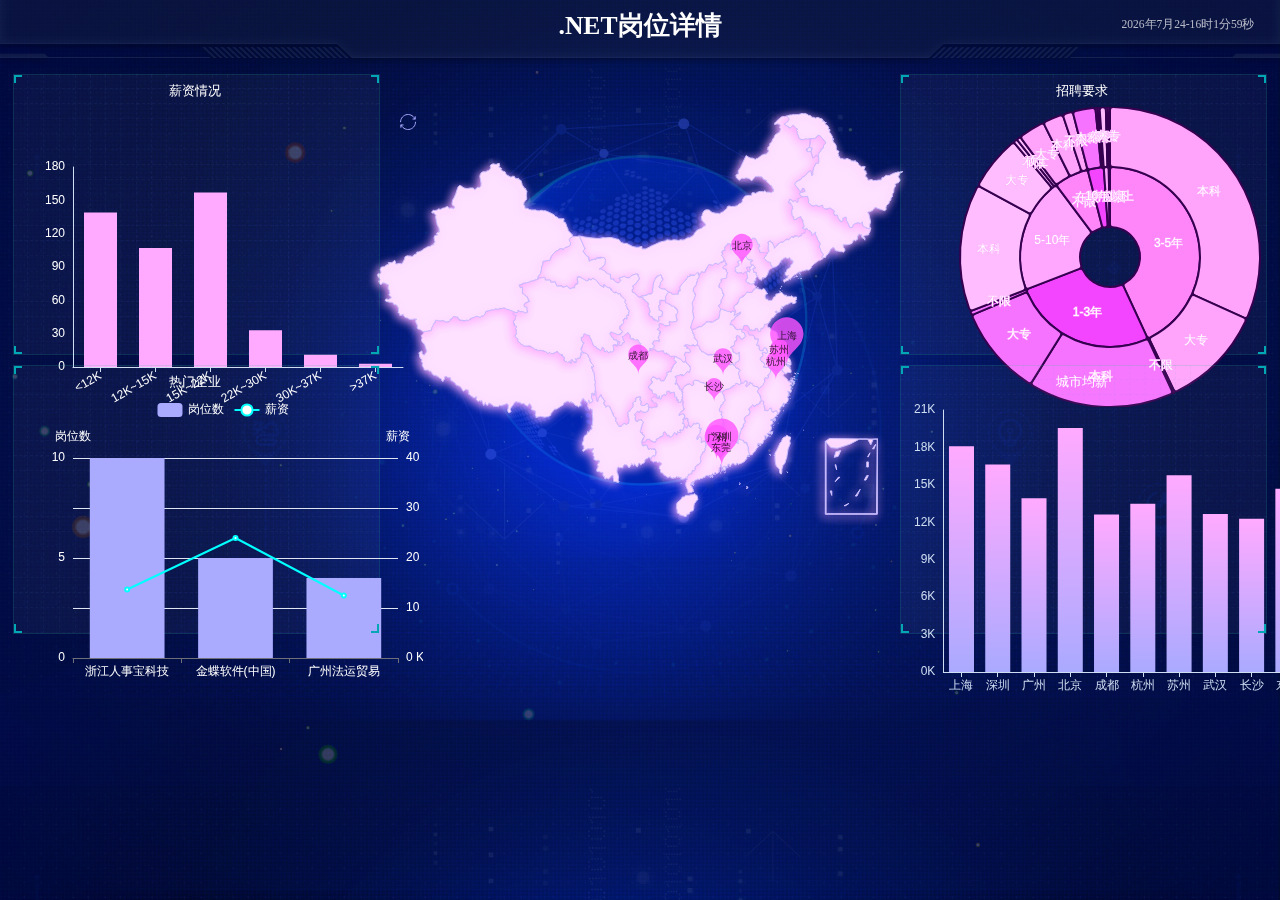
<file: details/detail4/index.html>
<!doctype html>
<html>
	<head>
		<meta charset="utf-8">

		<script type="text/javascript" src="../detail4/js/jquery.min.js"></script>
		<link rel="stylesheet" href="../detail4/css/comon0.css">
	</head>
	<script>
		$(document).ready(function() {
			var whei = $(window).width()
			$("html").css({
				fontSize: whei / 20
			})
			$(window).resize(function() {
				var whei = $(window).width()
				$("html").css({
					fontSize: whei / 20
				})
			});
		});
	</script>
	<script type="text/javascript" src="../detail4/js/echarts.min.js"></script>
	<body>
		<div class="canvas" style="opacity: .2">
			<iframe frameborder="0" src="../detail4/js/index.html" style="width: 100%; height: 100%"></iframe>
		</div>

		<div class="head">
			<h1>.NET岗位详情</h1>
			<div class="weather"><span id="showTime"></span></div>

			<script>
				var t = null;
				t = setTimeout(time, 1000); //開始运行
				function time() {
					clearTimeout(t); //清除定时器
					dt = new Date();
					var y = dt.getFullYear();
					var mt = dt.getMonth() + 1;
					var day = dt.getDate();
					var h = dt.getHours(); //获取时
					var m = dt.getMinutes(); //获取分
					var s = dt.getSeconds(); //获取秒
					document.getElementById("showTime").innerHTML = y + "年" + mt + "月" + day + "-" + h + "时" + m + "分" + s + "秒";
					t = setTimeout(time, 1000); //设定定时器，循环运行     
				}
			</script>
		</div>
		<div class="mainbox">
			<ul class="clearfix">
				<li>
					<div class="boxall" style="height: 4.4rem">
						<div class="alltitle">薪资情况</div>
						<div class="allnav" id="left1" style="width:400px;height: 300px;"></div>
						<div class="boxfoot"></div>
					</div>
					<div class="boxall" style="height: 4.2rem">
						<div class="alltitle">热门企业</div>
						<div class="allnav" id="left2" style="width:400px;height: 300px;"></div>
						<div class="boxfoot"></div>
					</div>
				</li>
				<li>
					<div class="map">
						<div class="map1"><img src="../detail4/picture/lbx.png"></div>
						<div class="map2"><img src="../detail4/picture/jt.png"></div>
						<div class="map3"><img src="../detail4/picture/map.png"></div>
						<div class="map4" id="map"></div>
					</div>
				</li>
				<li>
					<div class="boxall" style="height:4.4rem">
						<div class="alltitle">招聘要求</div>
						<div class="allnav" id="right1" style="width:400px;height: 300px;"></div>
						<div class="boxfoot"></div>
					</div>
					<div class="boxall" style="height: 4.2rem">
						<div class="alltitle">城市均薪</div>
						<div class="allnav" id="right2" style="width:400px;height: 300px;"></div>
						<div class="boxfoot"></div>
					</div>
				</li>
			</ul>
		</div>
		<div class="back"></div>


		<script type="text/javascript" src="../detail4/js/china.js"></script>
		<script src="../detail4/js/left1.js"></script>
		<script src="../detail4/js/left2.js"></script>
		<script src="../detail4/js/right1.js"></script>
		<script src="../detail4/js/right2.js"></script>
		<script type="text/javascript" src="../detail4/js/map.js"></script>
		<script>
			var dom = document.getElementById('left1');
			var myChart1 = echarts.init(dom, null, {
				renderer: 'canvas',
				useDirtyRect: false
			});
			var myChart2 = echarts.init(document.getElementById('left2'));
			var myChart3 = echarts.init(document.getElementById('right1'));
			var myChart4 = echarts.init(document.getElementById('right2'));
			var myChart5 = echarts.init(document.getElementById("map"));
			echarts.connect([myChart1, myChart2, myChart3, myChart4, myChart5]);
		</script>
	</body>
</html>
</file>
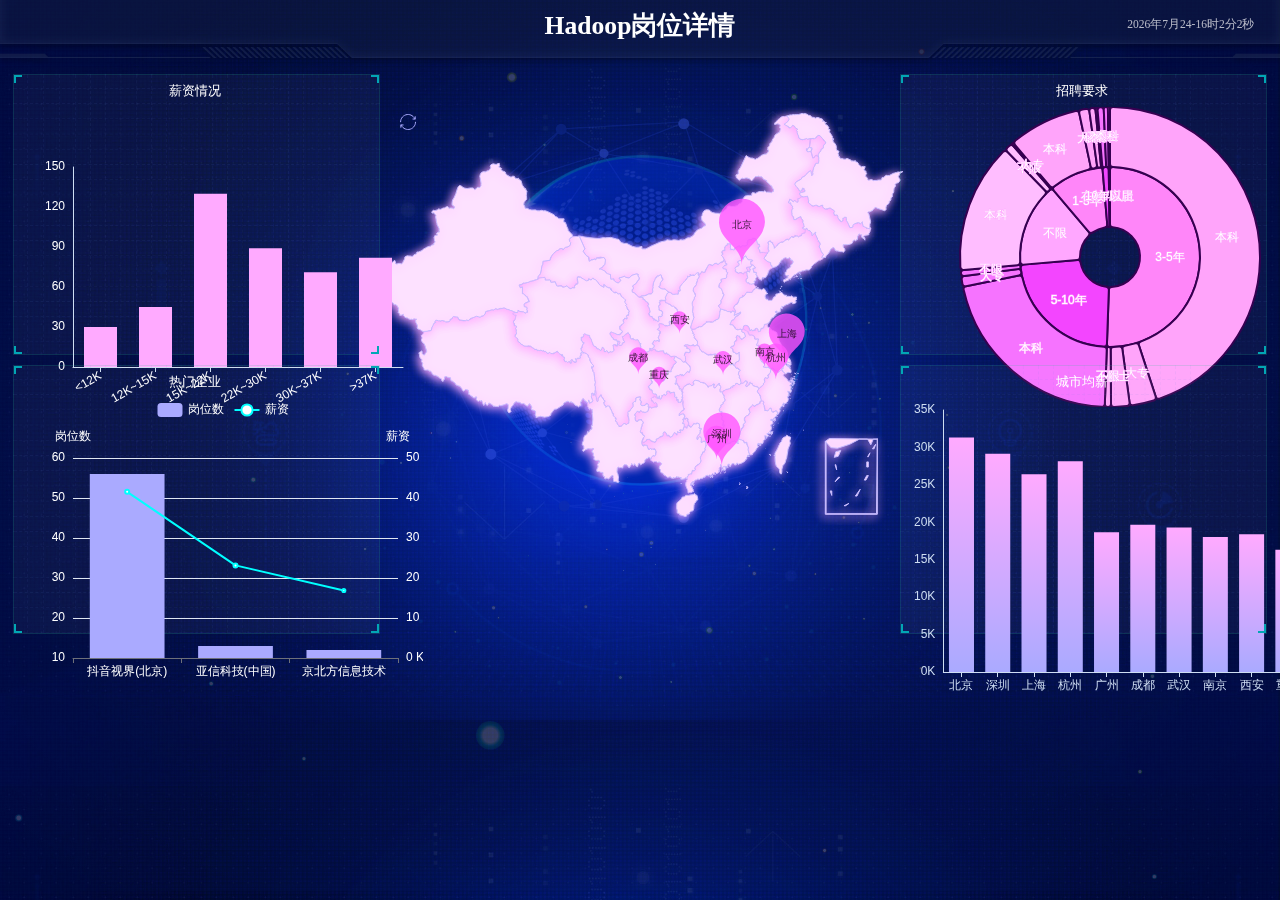
<file: details/detail5/index.html>
<!doctype html>
<html>
	<head>
		<meta charset="utf-8">

		<script type="text/javascript" src="../detail5/js/jquery.min.js"></script>
		<link rel="stylesheet" href="../detail5/css/comon0.css">
	</head>
	<script>
		$(document).ready(function() {
			var whei = $(window).width()
			$("html").css({
				fontSize: whei / 20
			})
			$(window).resize(function() {
				var whei = $(window).width()
				$("html").css({
					fontSize: whei / 20
				})
			});
		});
	</script>
	<script type="text/javascript" src="../detail5/js/echarts.min.js"></script>
	<body>
		<div class="canvas" style="opacity: .2">
			<iframe frameborder="0" src="../detail5/js/index.html" style="width: 100%; height: 100%"></iframe>
		</div>
		<div class="head">
			<h1>Hadoop岗位详情</h1>
			<div class="weather"><span id="showTime"></span></div>

			<script>
				var t = null;
				t = setTimeout(time, 1000); //開始运行
				function time() {
					clearTimeout(t); //清除定时器
					dt = new Date();
					var y = dt.getFullYear();
					var mt = dt.getMonth() + 1;
					var day = dt.getDate();
					var h = dt.getHours(); //获取时
					var m = dt.getMinutes(); //获取分
					var s = dt.getSeconds(); //获取秒
					document.getElementById("showTime").innerHTML = y + "年" + mt + "月" + day + "-" + h + "时" + m + "分" + s + "秒";
					t = setTimeout(time, 1000); //设定定时器，循环运行     
				}
			</script>
		</div>
		<div class="mainbox">
			<ul class="clearfix">
				<li>
					<div class="boxall" style="height: 4.4rem">
						<div class="alltitle">薪资情况</div>
						<div class="allnav" id="left1" style="width:400px;height: 300px;"></div>
						<div class="boxfoot"></div>
					</div>
					<div class="boxall" style="height: 4.2rem">
						<div class="alltitle">热门企业</div>
						<div class="allnav" id="left2" style="width:400px;height: 300px;"></div>
						<div class="boxfoot"></div>
					</div>
				</li>
				<li>
					<div class="map">
						<div class="map1"><img src="../detail5/picture/lbx.png"></div>
						<div class="map2"><img src="../detail5/picture/jt.png"></div>
						<div class="map3"><img src="../detail5/picture/map.png"></div>
						<div class="map4" id="map"></div>
					</div>
				</li>
				<li>
					<div class="boxall" style="height:4.4rem">
						<div class="alltitle">招聘要求</div>
						<div class="allnav" id="right1" style="width:400px;height: 300px;"></div>
						<div class="boxfoot"></div>
					</div>
					<div class="boxall" style="height: 4.2rem">
						<div class="alltitle">城市均薪</div>
						<div class="allnav" id="right2" style="width:400px;height: 300px;"></div>
						<div class="boxfoot"></div>
					</div>
				</li>
			</ul>
		</div>
		<div class="back"></div>


		<script type="text/javascript" src="../detail5/js/china.js"></script>
		<script src="../detail5/js/left1.js"></script>
		<script src="../detail5/js/left2.js"></script>
		<script src="../detail5/js/right1.js"></script>
		<script src="../detail5/js/right2.js"></script>
		<script type="text/javascript" src="../detail5/js/map.js"></script>
		<script>
			var dom = document.getElementById('left1');
			var myChart1 = echarts.init(dom, null, {
				renderer: 'canvas',
				useDirtyRect: false
			});
			var myChart2 = echarts.init(document.getElementById('left2'));
			var myChart3 = echarts.init(document.getElementById('right1'));
			var myChart4 = echarts.init(document.getElementById('right2'));
			var myChart5 = echarts.init(document.getElementById("map"));
			echarts.connect([myChart1, myChart2, myChart3, myChart4, myChart5]);
		</script>
	</body>
</html>
</file>
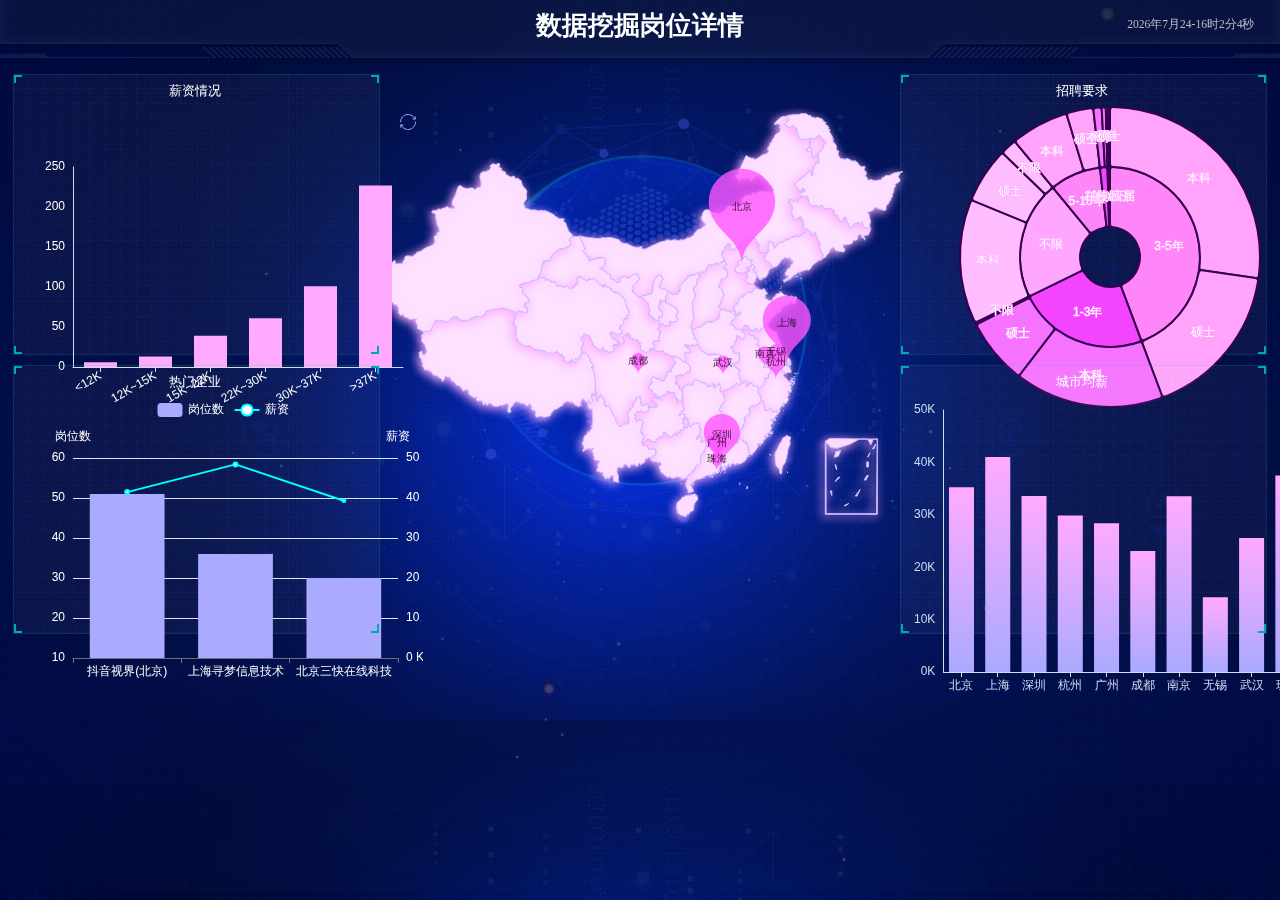
<file: details/detail6/index.html>
<!doctype html>
<html>
<head>
<meta charset="utf-8">

<script type="text/javascript" src="../detail6/js/jquery.min.js"></script>
<link rel="stylesheet" href="../detail6/css/comon0.css">
</head>
	<script>
$(document).ready(function(){
	var whei=$(window).width()
	$("html").css({fontSize:whei/20})
	$(window).resize(function(){
		var whei=$(window).width()
	 $("html").css({fontSize:whei/20})
});
	});
	</script>
	<script type="text/javascript" src="../detail6/js/echarts.min.js"></script> 
<body>
<div class="canvas" style="opacity: .2">
	<iframe frameborder="0" src="../detail6/js/index.html" style="width: 100%; height: 100%"></iframe>
	</div>
<div class="head">
  <h1>数据挖掘岗位详情</h1>
  <div class="weather"><span id="showTime"></span></div>
	
	<script>
var t = null;
    t = setTimeout(time,1000);//開始运行
    function time()
    {
       clearTimeout(t);//清除定时器
       dt = new Date();
		var y=dt.getFullYear();
		var mt=dt.getMonth()+1;
		var day=dt.getDate();
       var h=dt.getHours();//获取时
       var m=dt.getMinutes();//获取分
       var s=dt.getSeconds();//获取秒
       document.getElementById("showTime").innerHTML = y+"年"+mt+"月"+day+"-"+h+"时"+m+"分"+s+"秒";
       t = setTimeout(time,1000); //设定定时器，循环运行     
    } 

</script>
</div>
<div class="mainbox">
  <ul class="clearfix">
    <li>
      <div class="boxall" style="height: 4.4rem">
        <div class="alltitle">薪资情况</div>
        <div class="allnav" id="left1" style="width:400px;height: 300px;"></div>
        <div class="boxfoot"></div>
      </div>
      <div class="boxall" style="height: 4.2rem">
        <div class="alltitle">热门企业</div>
        <div class="allnav" id="left2" style="width:400px;height: 300px;"></div>
        <div class="boxfoot"></div>
      </div>
    </li>
    <li>
      <div class="map">
        <div class="map1"><img src="../detail6/picture/lbx.png"></div>
        <div class="map2"><img src="../detail6/picture/jt.png"></div>
        <div class="map3"><img src="../detail6/picture/map.png"></div>
        <div class="map4" id="map"></div>
      </div>
    </li>
    <li>
          <div class="boxall" style="height:4.4rem">
        <div class="alltitle">招聘要求</div>
        <div class="allnav" id="right1" style="width:400px;height: 300px;"></div>
        <div class="boxfoot"></div>
      </div>
      <div class="boxall" style="height: 4.2rem">
        <div class="alltitle">城市均薪</div>
        <div class="allnav" id="right2" style="width:400px;height: 300px;"></div>
        <div class="boxfoot"></div>
      </div>
    </li>
  </ul>
</div>
<div class="back"></div>


<script type="text/javascript" src="../detail6/js/china.js"></script> 
<script src="../detail6/js/left1.js"></script>
<script src="../detail6/js/left2.js"></script>
<script src="../detail6/js/right1.js"></script>
<script src="../detail6/js/right2.js"></script>
<script type="text/javascript" src="../detail6/js/map.js"></script> 
<script>
			var dom = document.getElementById('left1');
			var myChart1 = echarts.init(dom, null, {
				renderer: 'canvas',
				useDirtyRect: false
			});
			var myChart2 = echarts.init(document.getElementById('left2'));
			var myChart3 = echarts.init(document.getElementById('right1'));
			var myChart4 = echarts.init(document.getElementById('right2'));
			var myChart5 = echarts.init(document.getElementById("map"));
			echarts.connect([myChart1, myChart2, myChart3, myChart4, myChart5]);
		</script>
</body>
</html>
</file>
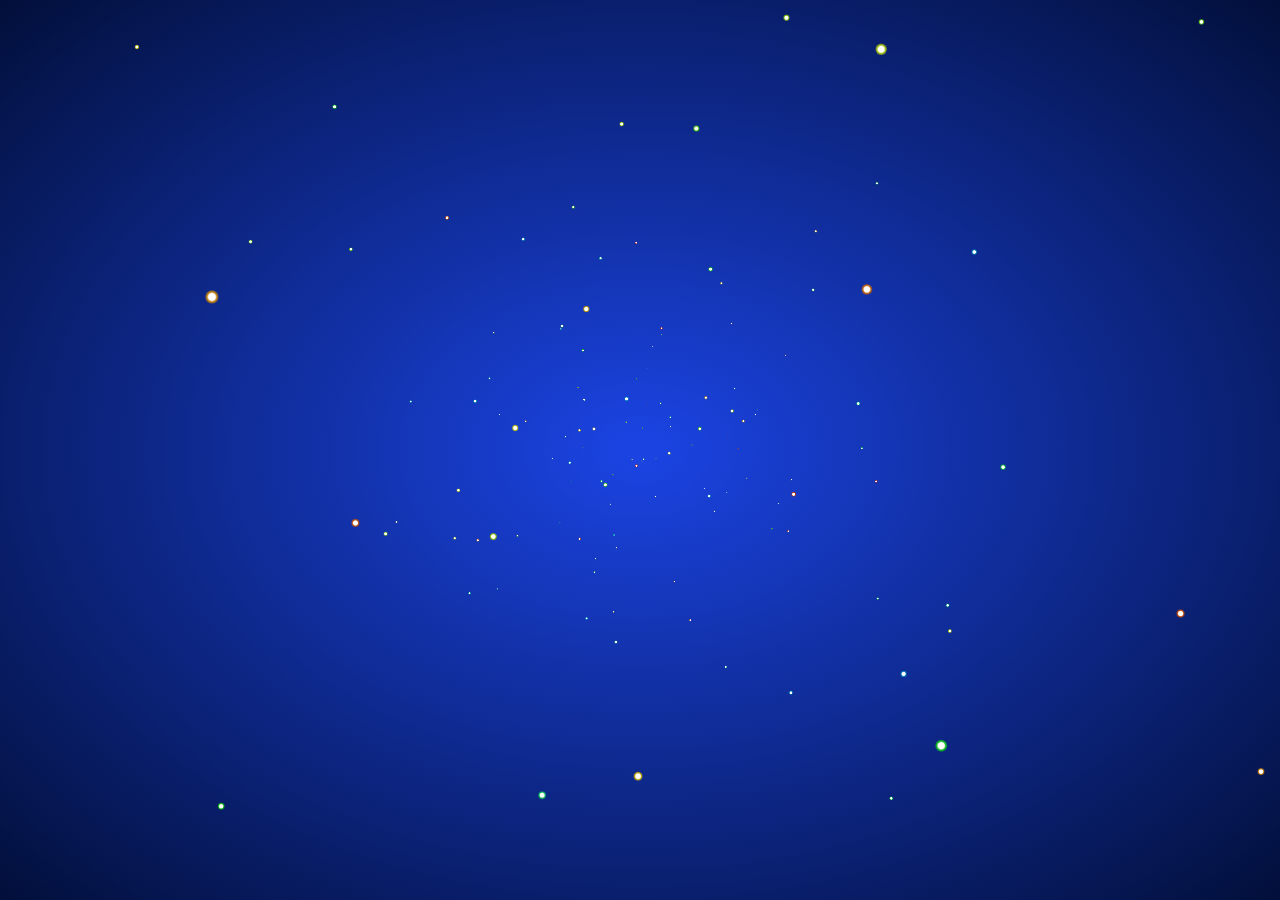
<file: details/detail1/js/index.html>
<html><head>
<meta charset="utf-8">
<title>/</title>
<style>
html {
  height: 100%;
  background-image: -webkit-radial-gradient(ellipse farthest-corner at center center, #1b44e4 0%, #020f3a 100%);
  background-image: radial-gradient(ellipse farthest-corner at center center, #1b44e4 0%, #020f3a 100%);
  cursor: move;
}

body {
  width: 100%;
  margin: 0;
  overflow: hidden;
}
</style>
</head>

<body>


<canvas id="canv" width="1920" height="572"></canvas>
<script>
var num = 200;
var w = window.innerWidth;
var h = window.innerHeight;
var max = 100;
var _x = 0;
var _y = 0;
var _z = 150;
var dtr = function(d) {
  return d * Math.PI / 180;
};

var rnd = function() {
  return Math.sin(Math.floor(Math.random() * 360) * Math.PI / 180);
};
var dist = function(p1, p2, p3) {
  return Math.sqrt(Math.pow(p2.x - p1.x, 2) + Math.pow(p2.y - p1.y, 2) + Math.pow(p2.z - p1.z, 2));
};

var cam = {
  obj: {
    x: _x,
    y: _y,
    z: _z
  },
  dest: {
    x: 0,
    y: 0,
    z: 1
  },
  dist: {
    x: 0,
    y: 0,
    z: 200
  },
  ang: {
    cplane: 0,
    splane: 0,
    ctheta: 0,
    stheta: 0
  },
  zoom: 1,
  disp: {
    x: w / 2,
    y: h / 2,
    z: 0
  },
  upd: function() {
    cam.dist.x = cam.dest.x - cam.obj.x;
    cam.dist.y = cam.dest.y - cam.obj.y;
    cam.dist.z = cam.dest.z - cam.obj.z;
    cam.ang.cplane = -cam.dist.z / Math.sqrt(cam.dist.x * cam.dist.x + cam.dist.z * cam.dist.z);
    cam.ang.splane = cam.dist.x / Math.sqrt(cam.dist.x * cam.dist.x + cam.dist.z * cam.dist.z);
    cam.ang.ctheta = Math.sqrt(cam.dist.x * cam.dist.x + cam.dist.z * cam.dist.z) / Math.sqrt(cam.dist.x * cam.dist.x + cam.dist.y * cam.dist.y + cam.dist.z * cam.dist.z);
    cam.ang.stheta = -cam.dist.y / Math.sqrt(cam.dist.x * cam.dist.x + cam.dist.y * cam.dist.y + cam.dist.z * cam.dist.z);
  }
};

var trans = {
  parts: {
    sz: function(p, sz) {
      return {
        x: p.x * sz.x,
        y: p.y * sz.y,
        z: p.z * sz.z
      };
    },
    rot: {
      x: function(p, rot) {
        return {
          x: p.x,
          y: p.y * Math.cos(dtr(rot.x)) - p.z * Math.sin(dtr(rot.x)),
          z: p.y * Math.sin(dtr(rot.x)) + p.z * Math.cos(dtr(rot.x))
        };
      },
      y: function(p, rot) {
        return {
          x: p.x * Math.cos(dtr(rot.y)) + p.z * Math.sin(dtr(rot.y)),
          y: p.y,
          z: -p.x * Math.sin(dtr(rot.y)) + p.z * Math.cos(dtr(rot.y))
        };
      },
      z: function(p, rot) {
        return {
          x: p.x * Math.cos(dtr(rot.z)) - p.y * Math.sin(dtr(rot.z)),
          y: p.x * Math.sin(dtr(rot.z)) + p.y * Math.cos(dtr(rot.z)),
          z: p.z
        };
      }
    },
    pos: function(p, pos) {
      return {
        x: p.x + pos.x,
        y: p.y + pos.y,
        z: p.z + pos.z
      };
    }
  },
  pov: {
    plane: function(p) {
      return {
        x: p.x * cam.ang.cplane + p.z * cam.ang.splane,
        y: p.y,
        z: p.x * -cam.ang.splane + p.z * cam.ang.cplane
      };
    },
    theta: function(p) {
      return {
        x: p.x,
        y: p.y * cam.ang.ctheta - p.z * cam.ang.stheta,
        z: p.y * cam.ang.stheta + p.z * cam.ang.ctheta
      };
    },
    set: function(p) {
      return {
        x: p.x - cam.obj.x,
        y: p.y - cam.obj.y,
        z: p.z - cam.obj.z
      };
    }
  },
  persp: function(p) {
    return {
      x: p.x * cam.dist.z / p.z * cam.zoom,
      y: p.y * cam.dist.z / p.z * cam.zoom,
      z: p.z * cam.zoom,
      p: cam.dist.z / p.z
    };
  },
  disp: function(p, disp) {
    return {
      x: p.x + disp.x,
      y: -p.y + disp.y,
      z: p.z + disp.z,
      p: p.p
    };
  },
  steps: function(_obj_, sz, rot, pos, disp) {
    var _args = trans.parts.sz(_obj_, sz);
    _args = trans.parts.rot.x(_args, rot);
    _args = trans.parts.rot.y(_args, rot);
    _args = trans.parts.rot.z(_args, rot);
    _args = trans.parts.pos(_args, pos);
    _args = trans.pov.plane(_args);
    _args = trans.pov.theta(_args);
    _args = trans.pov.set(_args);
    _args = trans.persp(_args);
    _args = trans.disp(_args, disp);
    return _args;
  }
};

(function() {
  "use strict";
  var threeD = function(param) {
    this.transIn = {};
    this.transOut = {};
    this.transIn.vtx = (param.vtx);
    this.transIn.sz = (param.sz);
    this.transIn.rot = (param.rot);
    this.transIn.pos = (param.pos);
  };

  threeD.prototype.vupd = function() {
    this.transOut = trans.steps(

      this.transIn.vtx,
      this.transIn.sz,
      this.transIn.rot,
      this.transIn.pos,
      cam.disp
    );
  };

  var Build = function() {
    this.vel = 0.04;
    this.lim = 360;
    this.diff = 200;
    this.initPos = 100;
    this.toX = _x;
    this.toY = _y;
    this.go();
  };

  Build.prototype.go = function() {
    this.canvas = document.getElementById("canv");
    this.canvas.width = window.innerWidth;
    this.canvas.height = window.innerHeight;
    this.$ = canv.getContext("2d");
    this.$.globalCompositeOperation = 'source-over';
    this.varr = [];
    this.dist = [];
    this.calc = [];

    for (var i = 0, len = num; i < len; i++) {
      this.add();
    }

    this.rotObj = {
      x: 0,
      y: 0,
      z: 0
    };
    this.objSz = {
      x: w / 5,
      y: h / 5,
      z: w / 5
    };
  };

  Build.prototype.add = function() {
    this.varr.push(new threeD({
      vtx: {
        x: rnd(),
        y: rnd(),
        z: rnd()
      },
      sz: {
        x: 0,
        y: 0,
        z: 0
      },
      rot: {
        x: 20,
        y: -20,
        z: 0
      },
      pos: {
        x: this.diff * Math.sin(360 * Math.random() * Math.PI / 180),
        y: this.diff * Math.sin(360 * Math.random() * Math.PI / 180),
        z: this.diff * Math.sin(360 * Math.random() * Math.PI / 180)
      }
    }));
    this.calc.push({
      x: 360 * Math.random(),
      y: 360 * Math.random(),
      z: 360 * Math.random()
    });
  };

  Build.prototype.upd = function() {
    cam.obj.x += (this.toX - cam.obj.x) * 0.05;
    cam.obj.y += (this.toY - cam.obj.y) * 0.05;
  };

  Build.prototype.draw = function() {
    this.$.clearRect(0, 0, this.canvas.width, this.canvas.height);
    cam.upd();
    this.rotObj.x += 0.1;
    this.rotObj.y += 0.1;
    this.rotObj.z += 0.1;

    for (var i = 0; i < this.varr.length; i++) {
      for (var val in this.calc[i]) {
        if (this.calc[i].hasOwnProperty(val)) {
          this.calc[i][val] += this.vel;
          if (this.calc[i][val] > this.lim) this.calc[i][val] = 0;
        }
      }

      this.varr[i].transIn.pos = {
        x: this.diff * Math.cos(this.calc[i].x * Math.PI / 180),
        y: this.diff * Math.sin(this.calc[i].y * Math.PI / 180),
        z: this.diff * Math.sin(this.calc[i].z * Math.PI / 180)
      };
      this.varr[i].transIn.rot = this.rotObj;
      this.varr[i].transIn.sz = this.objSz;
      this.varr[i].vupd();
      if (this.varr[i].transOut.p < 0) continue;
      var g = this.$.createRadialGradient(this.varr[i].transOut.x, this.varr[i].transOut.y, this.varr[i].transOut.p, this.varr[i].transOut.x, this.varr[i].transOut.y, this.varr[i].transOut.p * 2);
      this.$.globalCompositeOperation = 'lighter';
      g.addColorStop(0, 'hsla(255, 255%, 255%, 1)');
      g.addColorStop(.5, 'hsla(' + (i + 2) + ',85%, 40%,1)');
      g.addColorStop(1, 'hsla(' + (i) + ',85%, 40%,.5)');
      this.$.fillStyle = g;
      this.$.beginPath();
      this.$.arc(this.varr[i].transOut.x, this.varr[i].transOut.y, this.varr[i].transOut.p * 2, 0, Math.PI * 2, false);
      this.$.fill();
      this.$.closePath();
    }
  };
  Build.prototype.anim = function() {
    window.requestAnimationFrame = (function() {
      return window.requestAnimationFrame ||
        function(callback, element) {
          window.setTimeout(callback, 1000 / 60);
        };
    })();
    var anim = function() {
      this.upd();
      this.draw();
      window.requestAnimationFrame(anim);

    }.bind(this);
    window.requestAnimationFrame(anim);
  };

  Build.prototype.run = function() {
    this.anim();

    window.addEventListener('mousemove', function(e) {
      this.toX = (e.clientX - this.canvas.width / 2) * -0.8;
      this.toY = (e.clientY - this.canvas.height / 2) * 0.8;
    }.bind(this));
    window.addEventListener('touchmove', function(e) {
      e.preventDefault();
      this.toX = (e.touches[0].clientX - this.canvas.width / 2) * -0.8;
      this.toY = (e.touches[0].clientY - this.canvas.height / 2) * 0.8;
    }.bind(this));
    window.addEventListener('mousedown', function(e) {
      for (var i = 0; i < 100; i++) {
        this.add();
      }
    }.bind(this));
    window.addEventListener('touchstart', function(e) {
      e.preventDefault();
      for (var i = 0; i < 100; i++) {
        this.add();
      }
    }.bind(this));
  };
  var app = new Build();
  app.run();
})();
window.addEventListener('resize', function() {
	w=canvas.width=window.innerWidth;
	h=canvas.height=window.innerHeight-1;

}, false);
</script>
</body></html>
</file>
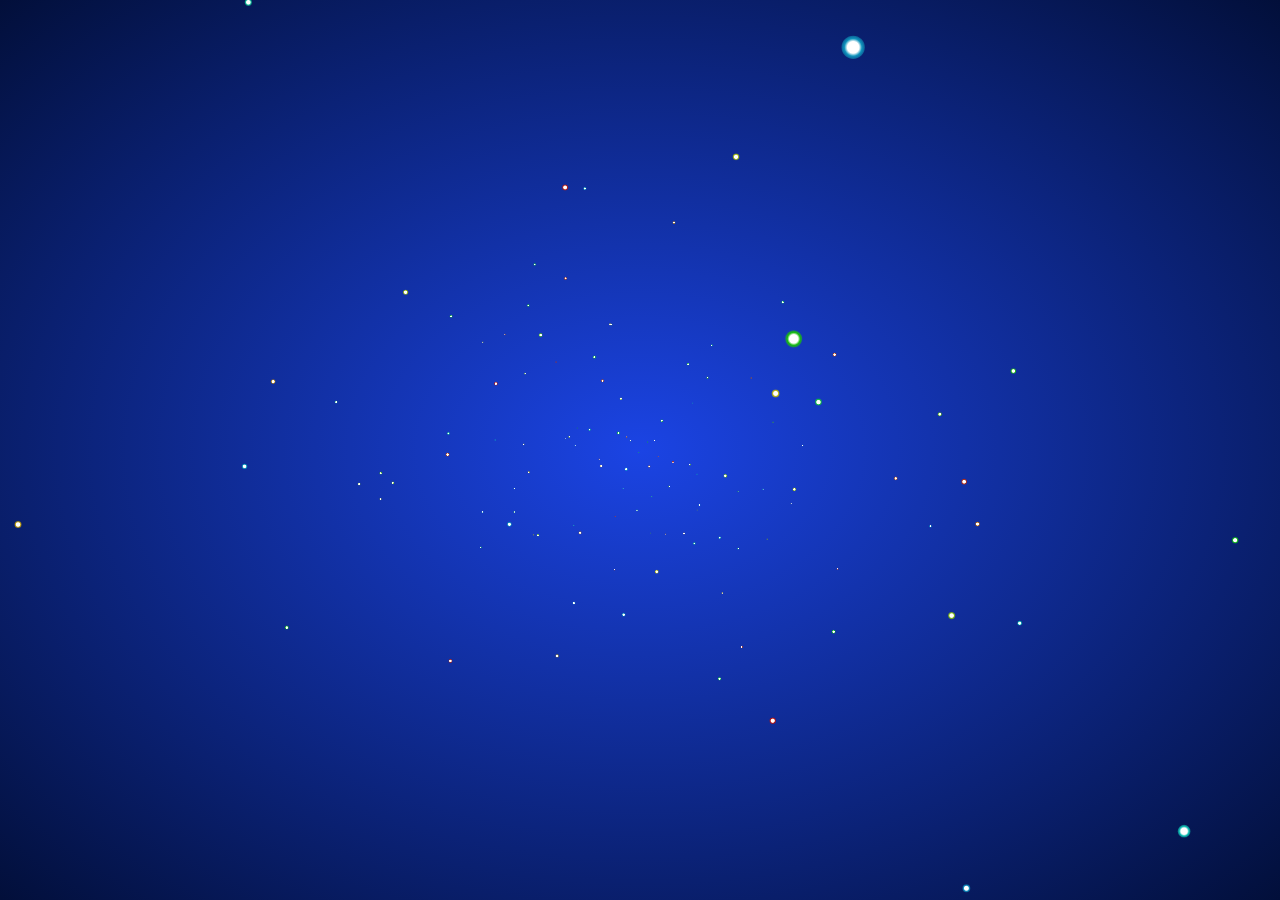
<file: details/detail3/js/index.html>
<html><head>
<meta charset="utf-8">
<title>/</title>
<style>
html {
  height: 100%;
  background-image: -webkit-radial-gradient(ellipse farthest-corner at center center, #1b44e4 0%, #020f3a 100%);
  background-image: radial-gradient(ellipse farthest-corner at center center, #1b44e4 0%, #020f3a 100%);
  cursor: move;
}

body {
  width: 100%;
  margin: 0;
  overflow: hidden;
}
</style>
</head>

<body>


<canvas id="canv" width="1920" height="572"></canvas>
<script>
var num = 200;
var w = window.innerWidth;
var h = window.innerHeight;
var max = 100;
var _x = 0;
var _y = 0;
var _z = 150;
var dtr = function(d) {
  return d * Math.PI / 180;
};

var rnd = function() {
  return Math.sin(Math.floor(Math.random() * 360) * Math.PI / 180);
};
var dist = function(p1, p2, p3) {
  return Math.sqrt(Math.pow(p2.x - p1.x, 2) + Math.pow(p2.y - p1.y, 2) + Math.pow(p2.z - p1.z, 2));
};

var cam = {
  obj: {
    x: _x,
    y: _y,
    z: _z
  },
  dest: {
    x: 0,
    y: 0,
    z: 1
  },
  dist: {
    x: 0,
    y: 0,
    z: 200
  },
  ang: {
    cplane: 0,
    splane: 0,
    ctheta: 0,
    stheta: 0
  },
  zoom: 1,
  disp: {
    x: w / 2,
    y: h / 2,
    z: 0
  },
  upd: function() {
    cam.dist.x = cam.dest.x - cam.obj.x;
    cam.dist.y = cam.dest.y - cam.obj.y;
    cam.dist.z = cam.dest.z - cam.obj.z;
    cam.ang.cplane = -cam.dist.z / Math.sqrt(cam.dist.x * cam.dist.x + cam.dist.z * cam.dist.z);
    cam.ang.splane = cam.dist.x / Math.sqrt(cam.dist.x * cam.dist.x + cam.dist.z * cam.dist.z);
    cam.ang.ctheta = Math.sqrt(cam.dist.x * cam.dist.x + cam.dist.z * cam.dist.z) / Math.sqrt(cam.dist.x * cam.dist.x + cam.dist.y * cam.dist.y + cam.dist.z * cam.dist.z);
    cam.ang.stheta = -cam.dist.y / Math.sqrt(cam.dist.x * cam.dist.x + cam.dist.y * cam.dist.y + cam.dist.z * cam.dist.z);
  }
};

var trans = {
  parts: {
    sz: function(p, sz) {
      return {
        x: p.x * sz.x,
        y: p.y * sz.y,
        z: p.z * sz.z
      };
    },
    rot: {
      x: function(p, rot) {
        return {
          x: p.x,
          y: p.y * Math.cos(dtr(rot.x)) - p.z * Math.sin(dtr(rot.x)),
          z: p.y * Math.sin(dtr(rot.x)) + p.z * Math.cos(dtr(rot.x))
        };
      },
      y: function(p, rot) {
        return {
          x: p.x * Math.cos(dtr(rot.y)) + p.z * Math.sin(dtr(rot.y)),
          y: p.y,
          z: -p.x * Math.sin(dtr(rot.y)) + p.z * Math.cos(dtr(rot.y))
        };
      },
      z: function(p, rot) {
        return {
          x: p.x * Math.cos(dtr(rot.z)) - p.y * Math.sin(dtr(rot.z)),
          y: p.x * Math.sin(dtr(rot.z)) + p.y * Math.cos(dtr(rot.z)),
          z: p.z
        };
      }
    },
    pos: function(p, pos) {
      return {
        x: p.x + pos.x,
        y: p.y + pos.y,
        z: p.z + pos.z
      };
    }
  },
  pov: {
    plane: function(p) {
      return {
        x: p.x * cam.ang.cplane + p.z * cam.ang.splane,
        y: p.y,
        z: p.x * -cam.ang.splane + p.z * cam.ang.cplane
      };
    },
    theta: function(p) {
      return {
        x: p.x,
        y: p.y * cam.ang.ctheta - p.z * cam.ang.stheta,
        z: p.y * cam.ang.stheta + p.z * cam.ang.ctheta
      };
    },
    set: function(p) {
      return {
        x: p.x - cam.obj.x,
        y: p.y - cam.obj.y,
        z: p.z - cam.obj.z
      };
    }
  },
  persp: function(p) {
    return {
      x: p.x * cam.dist.z / p.z * cam.zoom,
      y: p.y * cam.dist.z / p.z * cam.zoom,
      z: p.z * cam.zoom,
      p: cam.dist.z / p.z
    };
  },
  disp: function(p, disp) {
    return {
      x: p.x + disp.x,
      y: -p.y + disp.y,
      z: p.z + disp.z,
      p: p.p
    };
  },
  steps: function(_obj_, sz, rot, pos, disp) {
    var _args = trans.parts.sz(_obj_, sz);
    _args = trans.parts.rot.x(_args, rot);
    _args = trans.parts.rot.y(_args, rot);
    _args = trans.parts.rot.z(_args, rot);
    _args = trans.parts.pos(_args, pos);
    _args = trans.pov.plane(_args);
    _args = trans.pov.theta(_args);
    _args = trans.pov.set(_args);
    _args = trans.persp(_args);
    _args = trans.disp(_args, disp);
    return _args;
  }
};

(function() {
  "use strict";
  var threeD = function(param) {
    this.transIn = {};
    this.transOut = {};
    this.transIn.vtx = (param.vtx);
    this.transIn.sz = (param.sz);
    this.transIn.rot = (param.rot);
    this.transIn.pos = (param.pos);
  };

  threeD.prototype.vupd = function() {
    this.transOut = trans.steps(

      this.transIn.vtx,
      this.transIn.sz,
      this.transIn.rot,
      this.transIn.pos,
      cam.disp
    );
  };

  var Build = function() {
    this.vel = 0.04;
    this.lim = 360;
    this.diff = 200;
    this.initPos = 100;
    this.toX = _x;
    this.toY = _y;
    this.go();
  };

  Build.prototype.go = function() {
    this.canvas = document.getElementById("canv");
    this.canvas.width = window.innerWidth;
    this.canvas.height = window.innerHeight;
    this.$ = canv.getContext("2d");
    this.$.globalCompositeOperation = 'source-over';
    this.varr = [];
    this.dist = [];
    this.calc = [];

    for (var i = 0, len = num; i < len; i++) {
      this.add();
    }

    this.rotObj = {
      x: 0,
      y: 0,
      z: 0
    };
    this.objSz = {
      x: w / 5,
      y: h / 5,
      z: w / 5
    };
  };

  Build.prototype.add = function() {
    this.varr.push(new threeD({
      vtx: {
        x: rnd(),
        y: rnd(),
        z: rnd()
      },
      sz: {
        x: 0,
        y: 0,
        z: 0
      },
      rot: {
        x: 20,
        y: -20,
        z: 0
      },
      pos: {
        x: this.diff * Math.sin(360 * Math.random() * Math.PI / 180),
        y: this.diff * Math.sin(360 * Math.random() * Math.PI / 180),
        z: this.diff * Math.sin(360 * Math.random() * Math.PI / 180)
      }
    }));
    this.calc.push({
      x: 360 * Math.random(),
      y: 360 * Math.random(),
      z: 360 * Math.random()
    });
  };

  Build.prototype.upd = function() {
    cam.obj.x += (this.toX - cam.obj.x) * 0.05;
    cam.obj.y += (this.toY - cam.obj.y) * 0.05;
  };

  Build.prototype.draw = function() {
    this.$.clearRect(0, 0, this.canvas.width, this.canvas.height);
    cam.upd();
    this.rotObj.x += 0.1;
    this.rotObj.y += 0.1;
    this.rotObj.z += 0.1;

    for (var i = 0; i < this.varr.length; i++) {
      for (var val in this.calc[i]) {
        if (this.calc[i].hasOwnProperty(val)) {
          this.calc[i][val] += this.vel;
          if (this.calc[i][val] > this.lim) this.calc[i][val] = 0;
        }
      }

      this.varr[i].transIn.pos = {
        x: this.diff * Math.cos(this.calc[i].x * Math.PI / 180),
        y: this.diff * Math.sin(this.calc[i].y * Math.PI / 180),
        z: this.diff * Math.sin(this.calc[i].z * Math.PI / 180)
      };
      this.varr[i].transIn.rot = this.rotObj;
      this.varr[i].transIn.sz = this.objSz;
      this.varr[i].vupd();
      if (this.varr[i].transOut.p < 0) continue;
      var g = this.$.createRadialGradient(this.varr[i].transOut.x, this.varr[i].transOut.y, this.varr[i].transOut.p, this.varr[i].transOut.x, this.varr[i].transOut.y, this.varr[i].transOut.p * 2);
      this.$.globalCompositeOperation = 'lighter';
      g.addColorStop(0, 'hsla(255, 255%, 255%, 1)');
      g.addColorStop(.5, 'hsla(' + (i + 2) + ',85%, 40%,1)');
      g.addColorStop(1, 'hsla(' + (i) + ',85%, 40%,.5)');
      this.$.fillStyle = g;
      this.$.beginPath();
      this.$.arc(this.varr[i].transOut.x, this.varr[i].transOut.y, this.varr[i].transOut.p * 2, 0, Math.PI * 2, false);
      this.$.fill();
      this.$.closePath();
    }
  };
  Build.prototype.anim = function() {
    window.requestAnimationFrame = (function() {
      return window.requestAnimationFrame ||
        function(callback, element) {
          window.setTimeout(callback, 1000 / 60);
        };
    })();
    var anim = function() {
      this.upd();
      this.draw();
      window.requestAnimationFrame(anim);

    }.bind(this);
    window.requestAnimationFrame(anim);
  };

  Build.prototype.run = function() {
    this.anim();

    window.addEventListener('mousemove', function(e) {
      this.toX = (e.clientX - this.canvas.width / 2) * -0.8;
      this.toY = (e.clientY - this.canvas.height / 2) * 0.8;
    }.bind(this));
    window.addEventListener('touchmove', function(e) {
      e.preventDefault();
      this.toX = (e.touches[0].clientX - this.canvas.width / 2) * -0.8;
      this.toY = (e.touches[0].clientY - this.canvas.height / 2) * 0.8;
    }.bind(this));
    window.addEventListener('mousedown', function(e) {
      for (var i = 0; i < 100; i++) {
        this.add();
      }
    }.bind(this));
    window.addEventListener('touchstart', function(e) {
      e.preventDefault();
      for (var i = 0; i < 100; i++) {
        this.add();
      }
    }.bind(this));
  };
  var app = new Build();
  app.run();
})();
window.addEventListener('resize', function() {
  w=canvas.width=window.innerWidth-1;
  h=canvas.height=window.innerHeight-1;
}, false);
</script>
</body></html>
</file>
<file: screen/css/style.css>
:root {
  overflow-x: hidden;
}

:root body {
  position: absolute;
}
*{
    margin: 0;
    padding: 0;
    font-family: PingFangSC-Light, 微软雅黑;
}
body,html{
    width: 100%;
    height: auto;
    
    /* overflow: hidden;*/
    background: url('../images/bg.jpg') no-repeat;
	background-size:cover;  /* 让背景图基于容器大小伸缩 */
	background-attachment:fixed; 
    background-size: 100% 100%;
}
/*各浏览器显示不同，去掉蓝色边框*/
fieldset, img, input, button {
    border: none;
    padding: 0;
    margin: 0;
    outline-style: none;
}
img {
    border: 0;
    vertical-align: middle;
}
ul, li {
    list-style: none;
}
a {
    text-decoration: none;
    cursor: pointer;
}
/*清除浮动*/
.clear-both:before, .clear-both:after {
    display: table;
    content: "";
    -webkit-box-sizing: border-box;
    -moz-box-sizing: border-box;
    box-sizing: border-box;
    clear: both;
}
.clearfix {
    *zoom: 1; /*IE/7/6*/
}
.fl{
    float: left;
}
.fr{
    float: right;
}
/*header开始*/
.header{
    width: 100%;
    height: 80px;
    padding:0 20px;
    min-width: 1366px;
}
.bg_header{
    width: 100%;
    height: 80px;
    background: url('../images/title.png') no-repeat;
    background-size: 100% 100%;
}
.header>.header_logo{
    padding:18px 10px 10px 0px;
}
.header>.header_logo>a{
    display: block;
}
.header>.header_logo>a>img{
    width:260px;
}

.header>.header_nav{
    margin-left: 20px;
}
.header>.header_nav>ul>li{
    float: left;
    margin-right: 6px;
    position: relative;
}
.header>.header_nav>ul>li>a{
    display: block;
    height: 80px;
    padding:0 10px 0 30px;
    line-height: 80px;
    color:#fff;
}
.header>.header_nav>ul>li>a:hover{
    border-bottom: 4px solid #4b8df8;
}
.header>.header_nav>ul>li>img{
    float: left;
    position: absolute;
    top: 33px;
    left:10px;
}
.header>.header_nav>ul>li>a.nav_current{
    border-bottom: 4px solid #4b8df8;
}

.header>.header_myself{
    width: 90px;
    text-align: center;
}
.header>.header_myself>p{
    color:#fff;
    font-size: 13px;
    margin-top: 15px;
}
.header>.header_myself>a{
    color:#fff;
    font-size: 13px;
}

.data_main{
    width: calc(100% - 40px);
    margin-bottom: 40px;
    height: 910px;
    margin-left: 20px;
}

.data_main .left{
    width: 24%;
	float: left;
}
.data_main .left>div{
    width: 100%;  
    box-sizing: border-box;
    border: 1px solid #2C58A6;
    position: relative;
    box-shadow: 0 0 10px #2C58A6;
}
.left_top{
	height: 330px;
}
.left_bottom{
	height: 560px;
}
.data_main .left div:nth-child(1){
    margin-bottom: 50px;
}
.data_main .left div .main_title{
    width: 245px;
    height: 35px;
    line-height: 33px;
    background-color: #2C58A6;
    border-radius: 18px;
    position: absolute;
    top: -17px;
    left: 40%;
    margin-left: -120px;
    color:#fff;
    font-size: 18px;
    font-weight: 600;
    box-sizing: border-box;
    padding-left: 10px;
    z-index: 1000;
    text-align: center;
}

.data_main .right{
    width: 24%;
	float: right;
}
.data_main .right>div{
    width: 100%;
    box-sizing: border-box;
    border: 1px solid #2C58A6;
    position: relative;
    box-shadow: 0 0 10px #2C58A6;
}
.right_top{
	height: 420px;
}
.right_bottom{
	height: 470px;
}
.data_main .right div:nth-child(1){
    margin-bottom: 50px;
}
.data_main .right div .main_title{
    width: 245px;
    height: 35px;
    line-height: 33px;
    background-color: #2C58A6;
    border-radius: 18px;
    position: absolute;
    top: -17px;
    left: 60%;
    margin-left: -150px;
    color:#fff;
    font-size: 18px;
    font-weight: 600;
    box-sizing: border-box;
    padding-left: 10px;
    z-index: 1000;
    text-align: center;
}

.data_main .center{
    width: 52%;
    height: 890px;
}
.data_main .center div:nth-child(1){
    margin-bottom: 50px;
}
.data_main .center .center_top{
    width: calc(100% - 50px);
    height: 610px;
    margin-left: 25px;
    margin-right: 25px;
    box-sizing: border-box;
    border: 1px solid #2C58A6;
    box-shadow: 0px 0px 6px #2C58A6;
    position: relative;
}
.data_main .center  .center_top .main_title{
    width: 180px;
    height: 35px;
    line-height: 33px;
    background-color: #2C58A6;
    border-radius: 18px;
    position: absolute;
    top: -17px;
    left:50%;
    margin-left: -120px;
    color:#fff;
    font-size: 18px;
    font-weight: 600;
    box-sizing: border-box;
    padding-left: 70px;
    z-index: 1000;
}
.data_main .center .center_bottom{
	display: flex;
}
.data_main .center .center_bottom_left{
    width: 45%;
    height: 280px;
    margin-left: 25px;
    margin-right: 15px;
    box-sizing: border-box;
    border: 1px solid #2C58A6;
    box-shadow: 0px 0px 6px #2C58A6;
	float: left;
	position: relative;
}

.data_main .center .center_bottom_right{
    flex: 1;
    height: 280px;
    margin-left: 15px;
    margin-right: 25px;
    box-sizing: border-box;
    border: 1px solid #2C58A6;
    box-shadow: 0px 0px 6px #2C58A6;
	position: relative;

}
.data_main .center .main_title{
    width: 180px;
    height: 35px;
    line-height: 33px;
    background-color: #2C58A6;
    border-radius: 18px;
    position: absolute;
    top: -17px;
    left:50%;
    margin-left: -150px;
    color:#fff;
    font-size: 18px;
    font-weight: 600;
    box-sizing: border-box;
    padding-left: 25px;
    z-index: 1000;
}
.l_t_line{
    width: 5px;
    height: 24px;
    left: -3px;
    top: -3px;
}
.t_l_line{
    height: 5px;
    width: 26px;
    left: -3px;
    top: -3px;
}
.t_line_box {
    position: absolute;
    width: 100%;
    height: 100%;
}
.t_line_box i{
    background-color: #4788fb;
    box-shadow: 0px 0px 10px #4788fb;
    position: absolute;
}
.t_r_line{
    height: 5px;
    width: 26px;
    right: -3px;
    top: -3px;
}
.r_t_line{
    width: 5px;
    height: 24px;
    right: -3px;
    top: -3px;
}
.l_b_line{
    width: 5px;
    height: 24px;
    left: -3px;
    bottom: -3px;
}
.b_l_line{
    height: 5px;
    width: 26px;
    left: -3px;
    bottom: -3px;
}
.r_b_line{
    width: 5px;
    height: 24px;
    right: -3px;
    bottom: -3px;
}
.b_r_line{
    height: 5px;
    width: 26px;
    right: -3px;
    bottom: -3px;
}
</file>
<file: details/detail1/css/comon0.css>
@charset "utf-8";
html{
height:100%;
}

/* CSS Document */
*{
	-webkit-box-sizing: border-box;
	-moz-box-sizing: border-box;
	box-sizing: border-box}
*,body{padding:0px;	margin:0px;color: #222;font-family: "微软雅黑";}
@font-face{font-family:electronicFont;src:url(../font/DS-DIGIT.TTF)}
body{ background:#000d4a url(../images/bg.jpg) center top; background-size:cover;color:#666;font-size: .1rem;}
li{ list-style-type:none;}
table{}
i{ margin:0px; padding:0px; text-indent:0px;}
img{ border:none; max-width: 100%;}
a{ text-decoration:none; color:#399bff;}
a.active,a:focus{ outline:none!important; text-decoration:none;}
ol,ul,p,h1,h2,h3,h4,h5,h6{ padding:0; margin:0}
a:hover{ color:#06c; text-decoration: none!important}


.clearfix:after, .clearfix:before {
	display: table;
	content: " "
}
 .clearfix:after {
	clear: both
}
.pulll_left{float:left;}
.pulll_right{float:right;}
/*谷哥滚动条样式*/

  ::-webkit-scrollbar {width:5px;height:5px;position:absolute}
  ::-webkit-scrollbar-thumb {background-color:#5bc0de}
  ::-webkit-scrollbar-track {background-color:#ddd}

/***/
.canvas{position: absolute; width:100%; left: 0; top: 0; height: 99%; z-index: 1;}

.allnav{height: calc(100% - 30px);}
.loading{position:fixed; left:0; top:0; font-size:18px; z-index:100000000;width:100%; height:100%; background:#1a1a1c; text-align:center;}
.loadbox{position:absolute; width:160px;height:150px; color: #aaa; left:50%; top:50%; margin-top:-100px; margin-left:-75px;}
.loadbox img{ margin:10px auto; display:block; width:40px;}

.copyright{ background:rgba(19,31,64,.32); border: 1px solid rgba(255,255,255,.05); line-height:.5rem; text-align: center; padding-right: 15px; bottom: 0; color:rgba(255,255,255,.7); font-size: .16rem; }

.head{ height:1.05rem; background: url(../images/head_bg.png) no-repeat center center; background-size: 100% 100%; position: relative; z-index: 100;}
.head h1{ color:#fff; text-align: center; font-size: .4rem; line-height:.8rem;}
.head h1 img{ width:1.5rem; display: inline-block; vertical-align: middle; margin-right: .2rem}
.weather{ position:absolute; right:.3rem; top:0; line-height: .75rem;}
.weather img{ width:.37rem; display: inline-block; vertical-align: middle;}
.weather span{color:rgba(255,255,255,.7); font-size: .18rem; padding-right: .1rem;}
.mainbox{ padding:.1rem .1rem 0rem .1rem;}
.mainbox>ul{}
.mainbox>ul>li{ float: left; padding: 0 .1rem}

.mainbox>ul>li{ width: 30%}
.mainbox>ul>li:nth-child(2){ width: 40%;padding: 0}

.boxall{ border: 1px solid rgba(25,186,139,.17); padding:0 .2rem .4rem .15rem;  background: rgba(255,255,255,.04) url(../images/line.png); background-size: 100% auto; position: relative; margin-bottom: .15rem; z-index: 10;}
.boxall:before,
.boxall:after{ position:absolute; width: .1rem; height: .1rem; content: "";  border-top: 2px solid #02a6b5; top: 0;}
.boxall:before,.boxfoot:before{border-left: 2px solid #02a6b5;left: 0;}
.boxall:after,.boxfoot:after{border-right: 2px solid #02a6b5; right: 0;}
.alltitle{ font-size:.2rem; color:#fff; text-align: center; line-height: .5rem;}

.boxfoot{ position:absolute; bottom: 0; width: 100%; left: 0;}
.boxfoot:before,
.boxfoot:after{ position:absolute; width: .1rem; height: .1rem;  content: "";border-bottom: 2px solid #02a6b5; bottom: 0;}

.bar{background:rgba(101,132,226,.1); padding: .15rem;}
.barbox li,.barbox2 li{ width:50%; text-align: center; position: relative; z-index: 100;}
.barbox:before,
.barbox:after{ position:absolute; width: .3rem; height: .1rem; content: ""; }
.barbox:before{border-left: 2px solid #02a6b5;left: 0;border-top: 2px solid #02a6b5; }
.barbox:after{border-right: 2px solid #02a6b5; right: 0; bottom: 0;border-bottom: 2px solid #02a6b5; }

.barbox li:first-child:before{ position:absolute; content: ""; height:50%; width: 1px; background: rgba(255,255,255,.2); right: 0; top: 25%;}

.barbox{  border: 1px solid rgba(25,186,139,.17); position: relative;}
.barbox li{ font-size: .7rem; color: #ffeb7b; padding: .05rem 0;  font-family:electronicFont; font-weight: bold;}
.barbox2 li{ font-size: .19rem; color:rgba(255,255,255,.7); padding-top: .1rem;}

.map{  position:relative; height: 7.2rem; z-index: 9;}
.map4{ width: 200%; height:420px;  position: relative; left: -50%; top: 4%; margin-top: .2rem; z-index: 5;}
.map1,.map2,.map3{ position:absolute; opacity: .5}
.map1{ width:6.43rem; z-index: 2;top:.45rem; left: .7rem;  animation: myfirst2 15s infinite linear;}
.map2{ width:5.66rem; top:.85rem; left:1.2rem; z-index: 3; opacity: 0.2; animation: myfirst 10s infinite linear;}
.map3{ width:5.18rem; top:1.07rem; left: 1.4rem; z-index: 1;}





.tabs { text-align: center; padding: .1rem 0 0 0;}
.tabs a {
    position: relative;
    display: inline-block;
    margin-left: 1px;
    padding:.05rem .2rem;
    color: #898989;
    transition: all .3s ease-out 0s;
    font-size: 14px;
}
.tabs li{ display:inline-block;}
.tabs a:after {
    position: absolute;
    width: 1px;
    height: 10px;
    background-color: rgba(255,255,255,.1);
    content: '';
	 margin-left:0; right:-1px;    margin-top: 7px;
	
	
}
.tabs li a.active {border: 1px solid rgba(25,186,139,.17); background: rgba(255,255,255,.05); color:#fff;}

.tit02{ text-align:center; margin: .1rem 0; position: relative}
.tit02 span{border: 1px solid rgba(25,186,139,.17); letter-spacing: 2px; padding: .01rem .2rem; background: rgba(255,255,255,.05);  font-size: .18rem;  color: #49bcf7;}
.tit02:before,.tit02:after{ position:absolute; width:26%; height: 1px;background: rgba(25,186,139,.2);  content: ""; top: .12rem;}
.tit02:after{ right:0;}
.tit02:before{ left:0;}

.wrap{ height:2.54rem; overflow: hidden;}
.wrap li{  line-height:.42rem; height:.42rem; font-size: .18rem; text-indent: .24rem; margin-bottom: .1rem; }
.wrap li p{border: 1px solid rgba(25,186,139,.17);color: rgba(255,255,255,.6); }
.sy{ float:left; width: 33%; height:95%; margin-top: .25rem;}


.adduser{ height:1.5rem; overflow: hidden;}
.adduser li{height:.5rem;}
.adduser img{ width: .40rem; border-radius: .5rem; margin-right: .1rem; display: inline-block; vertical-align: middle;}
.adduser span{  line-height:.5rem; font-size: .18rem;color: rgba(255,255,255,.6); }

.sycm ul{ margin-left:-.5rem;margin-right:-.5rem;  padding: .16rem 0;}
.sycm li{ float: left; width: 33.33%; text-align: center; position: relative}
.sycm li:before{ position:absolute; content: ""; height:30%; width: 1px; background: rgba(255,255,255,.1); right: 0; top: 15%;}
.sycm li:last-child:before{ width: 0;}

.sycm li h2{ font-size:.3rem; color: #c5ccff;}
.sycm li span{ font-size:.18rem; color: #fff; opacity: .5;}

@keyframes myfirst2
{
from {transform: rotate(0deg);}
to {transform: rotate(359deg);}
}

@keyframes myfirst
{
from {transform: rotate(0deg);}
to {transform: rotate(-359deg);}
}

/*Plugin CSS*/
.str_wrap {
	overflow:hidden;
	width:100%;
	position:relative;
	-moz-user-select: none;
	-khtml-user-select: none;
	user-select: none;  
	white-space:nowrap;
}


.str_move { 
	white-space:nowrap;
	position:absolute; 
	top:0; 
	left:0;
	cursor:move;
}
.str_move_clone {
	display:inline-block;
	vertical-align:top;
	position:absolute; 
	left:100%;
	top:0;
}
.str_vertical .str_move_clone {
	left:0;
	top:100%;
}
.str_down .str_move_clone {
	left:0;
	bottom:100%;
}
.str_vertical .str_move,
.str_down .str_move {
	white-space:normal;
	width:100%;
}
.str_static .str_move,
.no_drag .str_move,
.noStop .str_move{
	cursor:inherit;
}
.str_wrap img {
	max-width:none !important;	
}
</file>
<file: details/detail2/css/comon0.css>
@charset "utf-8";
/* CSS Document */
*{
	-webkit-box-sizing: border-box;
	-moz-box-sizing: border-box;
	box-sizing: border-box}
*,body{padding:0px;	margin:0px;color: #222;font-family: "微软雅黑";}
@font-face{font-family:electronicFont;src:url(../font/DS-DIGIT.TTF)}
body{ background:#000d4a url(../images/bg.jpg) center top; background-size:cover;color:#666;font-size: .1rem;}
li{ list-style-type:none;}
table{}
i{ margin:0px; padding:0px; text-indent:0px;}
img{ border:none; max-width: 100%;}
a{ text-decoration:none; color:#399bff;}
a.active,a:focus{ outline:none!important; text-decoration:none;}
ol,ul,p,h1,h2,h3,h4,h5,h6{ padding:0; margin:0}
a:hover{ color:#06c; text-decoration: none!important}


.clearfix:after, .clearfix:before {
	display: table;
	content: " "
}
 .clearfix:after {
	clear: both
}
.pulll_left{float:left;}
.pulll_right{float:right;}
/*谷哥滚动条样式*/

  ::-webkit-scrollbar {width:5px;height:5px;position:absolute}
  ::-webkit-scrollbar-thumb {background-color:#5bc0de}
  ::-webkit-scrollbar-track {background-color:#ddd}

/***/
.canvas{position: absolute; width:100%; left: 0; top: 0; height: 99%; z-index: 1;}

.allnav{height: calc(100% - 30px);}
.loading{position:fixed; left:0; top:0; font-size:18px; z-index:100000000;width:100%; height:100%; background:#1a1a1c; text-align:center;}
.loadbox{position:absolute; width:160px;height:150px; color: #aaa; left:50%; top:50%; margin-top:-100px; margin-left:-75px;}
.loadbox img{ margin:10px auto; display:block; width:40px;}

.copyright{ background:rgba(19,31,64,.32); border: 1px solid rgba(255,255,255,.05); line-height:.5rem; text-align: center; padding-right: 15px; bottom: 0; color:rgba(255,255,255,.7); font-size: .16rem; }

.head{ height:1.05rem; background: url(../images/head_bg.png) no-repeat center center; background-size: 100% 100%; position: relative; z-index: 100;}
.head h1{ color:#fff; text-align: center; font-size: .4rem; line-height:.8rem;}
.head h1 img{ width:1.5rem; display: inline-block; vertical-align: middle; margin-right: .2rem}
.weather{ position:absolute; right:.3rem; top:0; line-height: .75rem;}
.weather img{ width:.37rem; display: inline-block; vertical-align: middle;}
.weather span{color:rgba(255,255,255,.7); font-size: .18rem; padding-right: .1rem;}
.mainbox{ padding:.1rem .1rem 0rem .1rem;}
.mainbox>ul{}
.mainbox>ul>li{ float: left; padding: 0 .1rem}

.mainbox>ul>li{ width: 30%}
.mainbox>ul>li:nth-child(2){ width: 40%;padding: 0}

.boxall{ border: 1px solid rgba(25,186,139,.17); padding:0 .2rem .4rem .15rem;  background: rgba(255,255,255,.04) url(../images/line.png); background-size: 100% auto; position: relative; margin-bottom: .15rem; z-index: 10;}
.boxall:before,
.boxall:after{ position:absolute; width: .1rem; height: .1rem; content: "";  border-top: 2px solid #02a6b5; top: 0;}
.boxall:before,.boxfoot:before{border-left: 2px solid #02a6b5;left: 0;}
.boxall:after,.boxfoot:after{border-right: 2px solid #02a6b5; right: 0;}
.alltitle{ font-size:.2rem; color:#fff; text-align: center; line-height: .5rem;}

.boxfoot{ position:absolute; bottom: 0; width: 100%; left: 0;}
.boxfoot:before,
.boxfoot:after{ position:absolute; width: .1rem; height: .1rem;  content: "";border-bottom: 2px solid #02a6b5; bottom: 0;}

.bar{background:rgba(101,132,226,.1); padding: .15rem;}
.barbox li,.barbox2 li{ width:50%; text-align: center; position: relative; z-index: 100;}
.barbox:before,
.barbox:after{ position:absolute; width: .3rem; height: .1rem; content: ""; }
.barbox:before{border-left: 2px solid #02a6b5;left: 0;border-top: 2px solid #02a6b5; }
.barbox:after{border-right: 2px solid #02a6b5; right: 0; bottom: 0;border-bottom: 2px solid #02a6b5; }

.barbox li:first-child:before{ position:absolute; content: ""; height:50%; width: 1px; background: rgba(255,255,255,.2); right: 0; top: 25%;}

.barbox{  border: 1px solid rgba(25,186,139,.17); position: relative;}
.barbox li{ font-size: .7rem; color: #ffeb7b; padding: .05rem 0;  font-family:electronicFont; font-weight: bold;}
.barbox2 li{ font-size: .19rem; color:rgba(255,255,255,.7); padding-top: .1rem;}

.map{  position:relative; height: 7.2rem; z-index: 9;}
.map4{ width: 200%; height:420px;  position: relative; left: -50%; top: 4%; margin-top: .2rem; z-index: 5;}
.map1,.map2,.map3{ position:absolute; opacity: .5}
.map1{ width:6.43rem; z-index: 2;top:.45rem; left: .7rem;  animation: myfirst2 15s infinite linear;}
.map2{ width:5.66rem; top:.85rem; left:1.2rem; z-index: 3; opacity: 0.2; animation: myfirst 10s infinite linear;}
.map3{ width:5.18rem; top:1.07rem; left: 1.4rem; z-index: 1;}





.tabs { text-align: center; padding: .1rem 0 0 0;}
.tabs a {
    position: relative;
    display: inline-block;
    margin-left: 1px;
    padding:.05rem .2rem;
    color: #898989;
    transition: all .3s ease-out 0s;
    font-size: 14px;
}
.tabs li{ display:inline-block;}
.tabs a:after {
    position: absolute;
    width: 1px;
    height: 10px;
    background-color: rgba(255,255,255,.1);
    content: '';
	 margin-left:0; right:-1px;    margin-top: 7px;
	
	
}
.tabs li a.active {border: 1px solid rgba(25,186,139,.17); background: rgba(255,255,255,.05); color:#fff;}

.tit02{ text-align:center; margin: .1rem 0; position: relative}
.tit02 span{border: 1px solid rgba(25,186,139,.17); letter-spacing: 2px; padding: .01rem .2rem; background: rgba(255,255,255,.05);  font-size: .18rem;  color: #49bcf7;}
.tit02:before,.tit02:after{ position:absolute; width:26%; height: 1px;background: rgba(25,186,139,.2);  content: ""; top: .12rem;}
.tit02:after{ right:0;}
.tit02:before{ left:0;}

.wrap{ height:2.54rem; overflow: hidden;}
.wrap li{  line-height:.42rem; height:.42rem; font-size: .18rem; text-indent: .24rem; margin-bottom: .1rem; }
.wrap li p{border: 1px solid rgba(25,186,139,.17);color: rgba(255,255,255,.6); }
.sy{ float:left; width: 33%; height:95%; margin-top: .25rem;}


.adduser{ height:1.5rem; overflow: hidden;}
.adduser li{height:.5rem;}
.adduser img{ width: .40rem; border-radius: .5rem; margin-right: .1rem; display: inline-block; vertical-align: middle;}
.adduser span{  line-height:.5rem; font-size: .18rem;color: rgba(255,255,255,.6); }

.sycm ul{ margin-left:-.5rem;margin-right:-.5rem;  padding: .16rem 0;}
.sycm li{ float: left; width: 33.33%; text-align: center; position: relative}
.sycm li:before{ position:absolute; content: ""; height:30%; width: 1px; background: rgba(255,255,255,.1); right: 0; top: 15%;}
.sycm li:last-child:before{ width: 0;}

.sycm li h2{ font-size:.3rem; color: #c5ccff;}
.sycm li span{ font-size:.18rem; color: #fff; opacity: .5;}

@keyframes myfirst2
{
from {transform: rotate(0deg);}
to {transform: rotate(359deg);}
}

@keyframes myfirst
{
from {transform: rotate(0deg);}
to {transform: rotate(-359deg);}
}

/*Plugin CSS*/
.str_wrap {
	overflow:hidden;
	width:100%;
	position:relative;
	-moz-user-select: none;
	-khtml-user-select: none;
	user-select: none;  
	white-space:nowrap;
}


.str_move { 
	white-space:nowrap;
	position:absolute; 
	top:0; 
	left:0;
	cursor:move;
}
.str_move_clone {
	display:inline-block;
	vertical-align:top;
	position:absolute; 
	left:100%;
	top:0;
}
.str_vertical .str_move_clone {
	left:0;
	top:100%;
}
.str_down .str_move_clone {
	left:0;
	bottom:100%;
}
.str_vertical .str_move,
.str_down .str_move {
	white-space:normal;
	width:100%;
}
.str_static .str_move,
.no_drag .str_move,
.noStop .str_move{
	cursor:inherit;
}
.str_wrap img {
	max-width:none !important;	
}
</file>
<file: details/detail3/css/comon0.css>
@charset "utf-8";
/* CSS Document */
*{
	-webkit-box-sizing: border-box;
	-moz-box-sizing: border-box;
	box-sizing: border-box}
*,body{padding:0px;	margin:0px;color: #222;font-family: "微软雅黑";}
@font-face{font-family:electronicFont;src:url(../font/DS-DIGIT.TTF)}
body{ background:#000d4a url(../images/bg.jpg) center top; background-size:cover;color:#666;font-size: .1rem;}
li{ list-style-type:none;}
table{}
i{ margin:0px; padding:0px; text-indent:0px;}
img{ border:none; max-width: 100%;}
a{ text-decoration:none; color:#399bff;}
a.active,a:focus{ outline:none!important; text-decoration:none;}
ol,ul,p,h1,h2,h3,h4,h5,h6{ padding:0; margin:0}
a:hover{ color:#06c; text-decoration: none!important}


.clearfix:after, .clearfix:before {
	display: table;
	content: " "
}
 .clearfix:after {
	clear: both
}
.pulll_left{float:left;}
.pulll_right{float:right;}
/*谷哥滚动条样式*/

  ::-webkit-scrollbar {width:5px;height:5px;position:absolute}
  ::-webkit-scrollbar-thumb {background-color:#5bc0de}
  ::-webkit-scrollbar-track {background-color:#ddd}

/***/
.canvas{position: absolute; width:100%; left: 0; top: 0; height: 99%; z-index: 1;}

.allnav{height: calc(100% - 30px);}
.loading{position:fixed; left:0; top:0; font-size:18px; z-index:100000000;width:100%; height:100%; background:#1a1a1c; text-align:center;}
.loadbox{position:absolute; width:160px;height:150px; color: #aaa; left:50%; top:50%; margin-top:-100px; margin-left:-75px;}
.loadbox img{ margin:10px auto; display:block; width:40px;}

.copyright{ background:rgba(19,31,64,.32); border: 1px solid rgba(255,255,255,.05); line-height:.5rem; text-align: center; padding-right: 15px; bottom: 0; color:rgba(255,255,255,.7); font-size: .16rem; }

.head{ height:1.05rem; background: url(../images/head_bg.png) no-repeat center center; background-size: 100% 100%; position: relative; z-index: 100;}
.head h1{ color:#fff; text-align: center; font-size: .4rem; line-height:.8rem;}
.head h1 img{ width:1.5rem; display: inline-block; vertical-align: middle; margin-right: .2rem}
.weather{ position:absolute; right:.3rem; top:0; line-height: .75rem;}
.weather img{ width:.37rem; display: inline-block; vertical-align: middle;}
.weather span{color:rgba(255,255,255,.7); font-size: .18rem; padding-right: .1rem;}
.mainbox{ padding:.1rem .1rem 0rem .1rem;}
.mainbox>ul{}
.mainbox>ul>li{ float: left; padding: 0 .1rem}

.mainbox>ul>li{ width: 30%}
.mainbox>ul>li:nth-child(2){ width: 40%;padding: 0}

.boxall{ border: 1px solid rgba(25,186,139,.17); padding:0 .2rem .4rem .15rem;  background: rgba(255,255,255,.04) url(../images/line.png); background-size: 100% auto; position: relative; margin-bottom: .15rem; z-index: 10;}
.boxall:before,
.boxall:after{ position:absolute; width: .1rem; height: .1rem; content: "";  border-top: 2px solid #02a6b5; top: 0;}
.boxall:before,.boxfoot:before{border-left: 2px solid #02a6b5;left: 0;}
.boxall:after,.boxfoot:after{border-right: 2px solid #02a6b5; right: 0;}
.alltitle{ font-size:.2rem; color:#fff; text-align: center; line-height: .5rem;}

.boxfoot{ position:absolute; bottom: 0; width: 100%; left: 0;}
.boxfoot:before,
.boxfoot:after{ position:absolute; width: .1rem; height: .1rem;  content: "";border-bottom: 2px solid #02a6b5; bottom: 0;}

.bar{background:rgba(101,132,226,.1); padding: .15rem;}
.barbox li,.barbox2 li{ width:50%; text-align: center; position: relative; z-index: 100;}
.barbox:before,
.barbox:after{ position:absolute; width: .3rem; height: .1rem; content: ""; }
.barbox:before{border-left: 2px solid #02a6b5;left: 0;border-top: 2px solid #02a6b5; }
.barbox:after{border-right: 2px solid #02a6b5; right: 0; bottom: 0;border-bottom: 2px solid #02a6b5; }

.barbox li:first-child:before{ position:absolute; content: ""; height:50%; width: 1px; background: rgba(255,255,255,.2); right: 0; top: 25%;}

.barbox{  border: 1px solid rgba(25,186,139,.17); position: relative;}
.barbox li{ font-size: .7rem; color: #ffeb7b; padding: .05rem 0;  font-family:electronicFont; font-weight: bold;}
.barbox2 li{ font-size: .19rem; color:rgba(255,255,255,.7); padding-top: .1rem;}

.map{  position:relative; height: 7.2rem; z-index: 9;}
.map4{ width: 200%; height:420px;  position: relative; left: -50%; top: 4%; margin-top: .2rem; z-index: 5;}
.map1,.map2,.map3{ position:absolute; opacity: .5}
.map1{ width:6.43rem; z-index: 2;top:.45rem; left: .7rem;  animation: myfirst2 15s infinite linear;}
.map2{ width:5.66rem; top:.85rem; left:1.2rem; z-index: 3; opacity: 0.2; animation: myfirst 10s infinite linear;}
.map3{ width:5.18rem; top:1.07rem; left: 1.4rem; z-index: 1;}





.tabs { text-align: center; padding: .1rem 0 0 0;}
.tabs a {
    position: relative;
    display: inline-block;
    margin-left: 1px;
    padding:.05rem .2rem;
    color: #898989;
    transition: all .3s ease-out 0s;
    font-size: 14px;
}
.tabs li{ display:inline-block;}
.tabs a:after {
    position: absolute;
    width: 1px;
    height: 10px;
    background-color: rgba(255,255,255,.1);
    content: '';
	 margin-left:0; right:-1px;    margin-top: 7px;
	
	
}
.tabs li a.active {border: 1px solid rgba(25,186,139,.17); background: rgba(255,255,255,.05); color:#fff;}

.tit02{ text-align:center; margin: .1rem 0; position: relative}
.tit02 span{border: 1px solid rgba(25,186,139,.17); letter-spacing: 2px; padding: .01rem .2rem; background: rgba(255,255,255,.05);  font-size: .18rem;  color: #49bcf7;}
.tit02:before,.tit02:after{ position:absolute; width:26%; height: 1px;background: rgba(25,186,139,.2);  content: ""; top: .12rem;}
.tit02:after{ right:0;}
.tit02:before{ left:0;}

.wrap{ height:2.54rem; overflow: hidden;}
.wrap li{  line-height:.42rem; height:.42rem; font-size: .18rem; text-indent: .24rem; margin-bottom: .1rem; }
.wrap li p{border: 1px solid rgba(25,186,139,.17);color: rgba(255,255,255,.6); }
.sy{ float:left; width: 33%; height:95%; margin-top: .25rem;}


.adduser{ height:1.5rem; overflow: hidden;}
.adduser li{height:.5rem;}
.adduser img{ width: .40rem; border-radius: .5rem; margin-right: .1rem; display: inline-block; vertical-align: middle;}
.adduser span{  line-height:.5rem; font-size: .18rem;color: rgba(255,255,255,.6); }

.sycm ul{ margin-left:-.5rem;margin-right:-.5rem;  padding: .16rem 0;}
.sycm li{ float: left; width: 33.33%; text-align: center; position: relative}
.sycm li:before{ position:absolute; content: ""; height:30%; width: 1px; background: rgba(255,255,255,.1); right: 0; top: 15%;}
.sycm li:last-child:before{ width: 0;}

.sycm li h2{ font-size:.3rem; color: #c5ccff;}
.sycm li span{ font-size:.18rem; color: #fff; opacity: .5;}

@keyframes myfirst2
{
from {transform: rotate(0deg);}
to {transform: rotate(359deg);}
}

@keyframes myfirst
{
from {transform: rotate(0deg);}
to {transform: rotate(-359deg);}
}

/*Plugin CSS*/
.str_wrap {
	overflow:hidden;
	width:100%;
	position:relative;
	-moz-user-select: none;
	-khtml-user-select: none;
	user-select: none;  
	white-space:nowrap;
}


.str_move { 
	white-space:nowrap;
	position:absolute; 
	top:0; 
	left:0;
	cursor:move;
}
.str_move_clone {
	display:inline-block;
	vertical-align:top;
	position:absolute; 
	left:100%;
	top:0;
}
.str_vertical .str_move_clone {
	left:0;
	top:100%;
}
.str_down .str_move_clone {
	left:0;
	bottom:100%;
}
.str_vertical .str_move,
.str_down .str_move {
	white-space:normal;
	width:100%;
}
.str_static .str_move,
.no_drag .str_move,
.noStop .str_move{
	cursor:inherit;
}
.str_wrap img {
	max-width:none !important;	
}
</file>
<file: details/detail4/css/comon0.css>
@charset "utf-8";
/* CSS Document */
*{
	-webkit-box-sizing: border-box;
	-moz-box-sizing: border-box;
	box-sizing: border-box}
*,body{padding:0px;	margin:0px;color: #222;font-family: "微软雅黑";}
@font-face{font-family:electronicFont;src:url(../font/DS-DIGIT.TTF)}
body{ background:#000d4a url(../images/bg.jpg) center top; background-size:cover;color:#666;font-size: .1rem;}
li{ list-style-type:none;}
table{}
i{ margin:0px; padding:0px; text-indent:0px;}
img{ border:none; max-width: 100%;}
a{ text-decoration:none; color:#399bff;}
a.active,a:focus{ outline:none!important; text-decoration:none;}
ol,ul,p,h1,h2,h3,h4,h5,h6{ padding:0; margin:0}
a:hover{ color:#06c; text-decoration: none!important}


.clearfix:after, .clearfix:before {
	display: table;
	content: " "
}
 .clearfix:after {
	clear: both
}
.pulll_left{float:left;}
.pulll_right{float:right;}
/*谷哥滚动条样式*/

  ::-webkit-scrollbar {width:5px;height:5px;position:absolute}
  ::-webkit-scrollbar-thumb {background-color:#5bc0de}
  ::-webkit-scrollbar-track {background-color:#ddd}

/***/
.canvas{position: absolute; width:100%; left: 0; top: 0; height: 99%; z-index: 1;}

.allnav{height: calc(100% - 30px);}
.loading{position:fixed; left:0; top:0; font-size:18px; z-index:100000000;width:100%; height:100%; background:#1a1a1c; text-align:center;}
.loadbox{position:absolute; width:160px;height:150px; color: #aaa; left:50%; top:50%; margin-top:-100px; margin-left:-75px;}
.loadbox img{ margin:10px auto; display:block; width:40px;}

.copyright{ background:rgba(19,31,64,.32); border: 1px solid rgba(255,255,255,.05); line-height:.5rem; text-align: center; padding-right: 15px; bottom: 0; color:rgba(255,255,255,.7); font-size: .16rem; }

.head{ height:1.05rem; background: url(../images/head_bg.png) no-repeat center center; background-size: 100% 100%; position: relative; z-index: 100;}
.head h1{ color:#fff; text-align: center; font-size: .4rem; line-height:.8rem;}
.head h1 img{ width:1.5rem; display: inline-block; vertical-align: middle; margin-right: .2rem}
.weather{ position:absolute; right:.3rem; top:0; line-height: .75rem;}
.weather img{ width:.37rem; display: inline-block; vertical-align: middle;}
.weather span{color:rgba(255,255,255,.7); font-size: .18rem; padding-right: .1rem;}
.mainbox{ padding:.1rem .1rem 0rem .1rem;}
.mainbox>ul{}
.mainbox>ul>li{ float: left; padding: 0 .1rem}

.mainbox>ul>li{ width: 30%}
.mainbox>ul>li:nth-child(2){ width: 40%;padding: 0}

.boxall{ border: 1px solid rgba(25,186,139,.17); padding:0 .2rem .4rem .15rem;  background: rgba(255,255,255,.04) url(../images/line.png); background-size: 100% auto; position: relative; margin-bottom: .15rem; z-index: 10;}
.boxall:before,
.boxall:after{ position:absolute; width: .1rem; height: .1rem; content: "";  border-top: 2px solid #02a6b5; top: 0;}
.boxall:before,.boxfoot:before{border-left: 2px solid #02a6b5;left: 0;}
.boxall:after,.boxfoot:after{border-right: 2px solid #02a6b5; right: 0;}
.alltitle{ font-size:.2rem; color:#fff; text-align: center; line-height: .5rem;}

.boxfoot{ position:absolute; bottom: 0; width: 100%; left: 0;}
.boxfoot:before,
.boxfoot:after{ position:absolute; width: .1rem; height: .1rem;  content: "";border-bottom: 2px solid #02a6b5; bottom: 0;}

.bar{background:rgba(101,132,226,.1); padding: .15rem;}
.barbox li,.barbox2 li{ width:50%; text-align: center; position: relative; z-index: 100;}
.barbox:before,
.barbox:after{ position:absolute; width: .3rem; height: .1rem; content: ""; }
.barbox:before{border-left: 2px solid #02a6b5;left: 0;border-top: 2px solid #02a6b5; }
.barbox:after{border-right: 2px solid #02a6b5; right: 0; bottom: 0;border-bottom: 2px solid #02a6b5; }

.barbox li:first-child:before{ position:absolute; content: ""; height:50%; width: 1px; background: rgba(255,255,255,.2); right: 0; top: 25%;}

.barbox{  border: 1px solid rgba(25,186,139,.17); position: relative;}
.barbox li{ font-size: .7rem; color: #ffeb7b; padding: .05rem 0;  font-family:electronicFont; font-weight: bold;}
.barbox2 li{ font-size: .19rem; color:rgba(255,255,255,.7); padding-top: .1rem;}

.map{  position:relative; height: 7.2rem; z-index: 9;}
.map4{ width: 200%; height:420px;  position: relative; left: -50%; top: 4%; margin-top: .2rem; z-index: 5;}
.map1,.map2,.map3{ position:absolute; opacity: .5}
.map1{ width:6.43rem; z-index: 2;top:.45rem; left: .7rem;  animation: myfirst2 15s infinite linear;}
.map2{ width:5.66rem; top:.85rem; left:1.2rem; z-index: 3; opacity: 0.2; animation: myfirst 10s infinite linear;}
.map3{ width:5.18rem; top:1.07rem; left: 1.4rem; z-index: 1;}





.tabs { text-align: center; padding: .1rem 0 0 0;}
.tabs a {
    position: relative;
    display: inline-block;
    margin-left: 1px;
    padding:.05rem .2rem;
    color: #898989;
    transition: all .3s ease-out 0s;
    font-size: 14px;
}
.tabs li{ display:inline-block;}
.tabs a:after {
    position: absolute;
    width: 1px;
    height: 10px;
    background-color: rgba(255,255,255,.1);
    content: '';
	 margin-left:0; right:-1px;    margin-top: 7px;
	
	
}
.tabs li a.active {border: 1px solid rgba(25,186,139,.17); background: rgba(255,255,255,.05); color:#fff;}

.tit02{ text-align:center; margin: .1rem 0; position: relative}
.tit02 span{border: 1px solid rgba(25,186,139,.17); letter-spacing: 2px; padding: .01rem .2rem; background: rgba(255,255,255,.05);  font-size: .18rem;  color: #49bcf7;}
.tit02:before,.tit02:after{ position:absolute; width:26%; height: 1px;background: rgba(25,186,139,.2);  content: ""; top: .12rem;}
.tit02:after{ right:0;}
.tit02:before{ left:0;}

.wrap{ height:2.54rem; overflow: hidden;}
.wrap li{  line-height:.42rem; height:.42rem; font-size: .18rem; text-indent: .24rem; margin-bottom: .1rem; }
.wrap li p{border: 1px solid rgba(25,186,139,.17);color: rgba(255,255,255,.6); }
.sy{ float:left; width: 33%; height:95%; margin-top: .25rem;}


.adduser{ height:1.5rem; overflow: hidden;}
.adduser li{height:.5rem;}
.adduser img{ width: .40rem; border-radius: .5rem; margin-right: .1rem; display: inline-block; vertical-align: middle;}
.adduser span{  line-height:.5rem; font-size: .18rem;color: rgba(255,255,255,.6); }

.sycm ul{ margin-left:-.5rem;margin-right:-.5rem;  padding: .16rem 0;}
.sycm li{ float: left; width: 33.33%; text-align: center; position: relative}
.sycm li:before{ position:absolute; content: ""; height:30%; width: 1px; background: rgba(255,255,255,.1); right: 0; top: 15%;}
.sycm li:last-child:before{ width: 0;}

.sycm li h2{ font-size:.3rem; color: #c5ccff;}
.sycm li span{ font-size:.18rem; color: #fff; opacity: .5;}

@keyframes myfirst2
{
from {transform: rotate(0deg);}
to {transform: rotate(359deg);}
}

@keyframes myfirst
{
from {transform: rotate(0deg);}
to {transform: rotate(-359deg);}
}

/*Plugin CSS*/
.str_wrap {
	overflow:hidden;
	width:100%;
	position:relative;
	-moz-user-select: none;
	-khtml-user-select: none;
	user-select: none;  
	white-space:nowrap;
}


.str_move { 
	white-space:nowrap;
	position:absolute; 
	top:0; 
	left:0;
	cursor:move;
}
.str_move_clone {
	display:inline-block;
	vertical-align:top;
	position:absolute; 
	left:100%;
	top:0;
}
.str_vertical .str_move_clone {
	left:0;
	top:100%;
}
.str_down .str_move_clone {
	left:0;
	bottom:100%;
}
.str_vertical .str_move,
.str_down .str_move {
	white-space:normal;
	width:100%;
}
.str_static .str_move,
.no_drag .str_move,
.noStop .str_move{
	cursor:inherit;
}
.str_wrap img {
	max-width:none !important;	
}
</file>
<file: details/detail5/css/comon0.css>
@charset "utf-8";
/* CSS Document */
*{
	-webkit-box-sizing: border-box;
	-moz-box-sizing: border-box;
	box-sizing: border-box}
*,body{padding:0px;	margin:0px;color: #222;font-family: "微软雅黑";}
@font-face{font-family:electronicFont;src:url(../font/DS-DIGIT.TTF)}
body{ background:#000d4a url(../images/bg.jpg) center top; background-size:cover;color:#666;font-size: .1rem;}
li{ list-style-type:none;}
table{}
i{ margin:0px; padding:0px; text-indent:0px;}
img{ border:none; max-width: 100%;}
a{ text-decoration:none; color:#399bff;}
a.active,a:focus{ outline:none!important; text-decoration:none;}
ol,ul,p,h1,h2,h3,h4,h5,h6{ padding:0; margin:0}
a:hover{ color:#06c; text-decoration: none!important}


.clearfix:after, .clearfix:before {
	display: table;
	content: " "
}
 .clearfix:after {
	clear: both
}
.pulll_left{float:left;}
.pulll_right{float:right;}
/*谷哥滚动条样式*/

  ::-webkit-scrollbar {width:5px;height:5px;position:absolute}
  ::-webkit-scrollbar-thumb {background-color:#5bc0de}
  ::-webkit-scrollbar-track {background-color:#ddd}

/***/
.canvas{position: absolute; width:100%; left: 0; top: 0; height: 99%; z-index: 1;}

.allnav{height: calc(100% - 30px);}
.loading{position:fixed; left:0; top:0; font-size:18px; z-index:100000000;width:100%; height:100%; background:#1a1a1c; text-align:center;}
.loadbox{position:absolute; width:160px;height:150px; color: #aaa; left:50%; top:50%; margin-top:-100px; margin-left:-75px;}
.loadbox img{ margin:10px auto; display:block; width:40px;}

.copyright{ background:rgba(19,31,64,.32); border: 1px solid rgba(255,255,255,.05); line-height:.5rem; text-align: center; padding-right: 15px; bottom: 0; color:rgba(255,255,255,.7); font-size: .16rem; }

.head{ height:1.05rem; background: url(../images/head_bg.png) no-repeat center center; background-size: 100% 100%; position: relative; z-index: 100;}
.head h1{ color:#fff; text-align: center; font-size: .4rem; line-height:.8rem;}
.head h1 img{ width:1.5rem; display: inline-block; vertical-align: middle; margin-right: .2rem}
.weather{ position:absolute; right:.3rem; top:0; line-height: .75rem;}
.weather img{ width:.37rem; display: inline-block; vertical-align: middle;}
.weather span{color:rgba(255,255,255,.7); font-size: .18rem; padding-right: .1rem;}
.mainbox{ padding:.1rem .1rem 0rem .1rem;}
.mainbox>ul{}
.mainbox>ul>li{ float: left; padding: 0 .1rem}

.mainbox>ul>li{ width: 30%}
.mainbox>ul>li:nth-child(2){ width: 40%;padding: 0}

.boxall{ border: 1px solid rgba(25,186,139,.17); padding:0 .2rem .4rem .15rem;  background: rgba(255,255,255,.04) url(../images/line.png); background-size: 100% auto; position: relative; margin-bottom: .15rem; z-index: 10;}
.boxall:before,
.boxall:after{ position:absolute; width: .1rem; height: .1rem; content: "";  border-top: 2px solid #02a6b5; top: 0;}
.boxall:before,.boxfoot:before{border-left: 2px solid #02a6b5;left: 0;}
.boxall:after,.boxfoot:after{border-right: 2px solid #02a6b5; right: 0;}
.alltitle{ font-size:.2rem; color:#fff; text-align: center; line-height: .5rem;}

.boxfoot{ position:absolute; bottom: 0; width: 100%; left: 0;}
.boxfoot:before,
.boxfoot:after{ position:absolute; width: .1rem; height: .1rem;  content: "";border-bottom: 2px solid #02a6b5; bottom: 0;}

.bar{background:rgba(101,132,226,.1); padding: .15rem;}
.barbox li,.barbox2 li{ width:50%; text-align: center; position: relative; z-index: 100;}
.barbox:before,
.barbox:after{ position:absolute; width: .3rem; height: .1rem; content: ""; }
.barbox:before{border-left: 2px solid #02a6b5;left: 0;border-top: 2px solid #02a6b5; }
.barbox:after{border-right: 2px solid #02a6b5; right: 0; bottom: 0;border-bottom: 2px solid #02a6b5; }

.barbox li:first-child:before{ position:absolute; content: ""; height:50%; width: 1px; background: rgba(255,255,255,.2); right: 0; top: 25%;}

.barbox{  border: 1px solid rgba(25,186,139,.17); position: relative;}
.barbox li{ font-size: .7rem; color: #ffeb7b; padding: .05rem 0;  font-family:electronicFont; font-weight: bold;}
.barbox2 li{ font-size: .19rem; color:rgba(255,255,255,.7); padding-top: .1rem;}

.map{  position:relative; height: 7.2rem; z-index: 9;}
.map4{ width: 200%; height:420px;  position: relative; left: -50%; top: 4%; margin-top: .2rem; z-index: 5;}
.map1,.map2,.map3{ position:absolute; opacity: .5}
.map1{ width:6.43rem; z-index: 2;top:.45rem; left: .7rem;  animation: myfirst2 15s infinite linear;}
.map2{ width:5.66rem; top:.85rem; left:1.2rem; z-index: 3; opacity: 0.2; animation: myfirst 10s infinite linear;}
.map3{ width:5.18rem; top:1.07rem; left: 1.4rem; z-index: 1;}





.tabs { text-align: center; padding: .1rem 0 0 0;}
.tabs a {
    position: relative;
    display: inline-block;
    margin-left: 1px;
    padding:.05rem .2rem;
    color: #898989;
    transition: all .3s ease-out 0s;
    font-size: 14px;
}
.tabs li{ display:inline-block;}
.tabs a:after {
    position: absolute;
    width: 1px;
    height: 10px;
    background-color: rgba(255,255,255,.1);
    content: '';
	 margin-left:0; right:-1px;    margin-top: 7px;
	
	
}
.tabs li a.active {border: 1px solid rgba(25,186,139,.17); background: rgba(255,255,255,.05); color:#fff;}

.tit02{ text-align:center; margin: .1rem 0; position: relative}
.tit02 span{border: 1px solid rgba(25,186,139,.17); letter-spacing: 2px; padding: .01rem .2rem; background: rgba(255,255,255,.05);  font-size: .18rem;  color: #49bcf7;}
.tit02:before,.tit02:after{ position:absolute; width:26%; height: 1px;background: rgba(25,186,139,.2);  content: ""; top: .12rem;}
.tit02:after{ right:0;}
.tit02:before{ left:0;}

.wrap{ height:2.54rem; overflow: hidden;}
.wrap li{  line-height:.42rem; height:.42rem; font-size: .18rem; text-indent: .24rem; margin-bottom: .1rem; }
.wrap li p{border: 1px solid rgba(25,186,139,.17);color: rgba(255,255,255,.6); }
.sy{ float:left; width: 33%; height:95%; margin-top: .25rem;}


.adduser{ height:1.5rem; overflow: hidden;}
.adduser li{height:.5rem;}
.adduser img{ width: .40rem; border-radius: .5rem; margin-right: .1rem; display: inline-block; vertical-align: middle;}
.adduser span{  line-height:.5rem; font-size: .18rem;color: rgba(255,255,255,.6); }

.sycm ul{ margin-left:-.5rem;margin-right:-.5rem;  padding: .16rem 0;}
.sycm li{ float: left; width: 33.33%; text-align: center; position: relative}
.sycm li:before{ position:absolute; content: ""; height:30%; width: 1px; background: rgba(255,255,255,.1); right: 0; top: 15%;}
.sycm li:last-child:before{ width: 0;}

.sycm li h2{ font-size:.3rem; color: #c5ccff;}
.sycm li span{ font-size:.18rem; color: #fff; opacity: .5;}

@keyframes myfirst2
{
from {transform: rotate(0deg);}
to {transform: rotate(359deg);}
}

@keyframes myfirst
{
from {transform: rotate(0deg);}
to {transform: rotate(-359deg);}
}

/*Plugin CSS*/
.str_wrap {
	overflow:hidden;
	width:100%;
	position:relative;
	-moz-user-select: none;
	-khtml-user-select: none;
	user-select: none;  
	white-space:nowrap;
}


.str_move { 
	white-space:nowrap;
	position:absolute; 
	top:0; 
	left:0;
	cursor:move;
}
.str_move_clone {
	display:inline-block;
	vertical-align:top;
	position:absolute; 
	left:100%;
	top:0;
}
.str_vertical .str_move_clone {
	left:0;
	top:100%;
}
.str_down .str_move_clone {
	left:0;
	bottom:100%;
}
.str_vertical .str_move,
.str_down .str_move {
	white-space:normal;
	width:100%;
}
.str_static .str_move,
.no_drag .str_move,
.noStop .str_move{
	cursor:inherit;
}
.str_wrap img {
	max-width:none !important;	
}
</file>
<file: details/detail6/css/comon0.css>
@charset "utf-8";
/* CSS Document */
*{
	-webkit-box-sizing: border-box;
	-moz-box-sizing: border-box;
	box-sizing: border-box}
*,body{padding:0px;	margin:0px;color: #222;font-family: "微软雅黑";}
@font-face{font-family:electronicFont;src:url(../font/DS-DIGIT.TTF)}
body{ background:#000d4a url(../images/bg.jpg) center top; background-size:cover;color:#666;font-size: .1rem;}
li{ list-style-type:none;}
table{}
i{ margin:0px; padding:0px; text-indent:0px;}
img{ border:none; max-width: 100%;}
a{ text-decoration:none; color:#399bff;}
a.active,a:focus{ outline:none!important; text-decoration:none;}
ol,ul,p,h1,h2,h3,h4,h5,h6{ padding:0; margin:0}
a:hover{ color:#06c; text-decoration: none!important}


.clearfix:after, .clearfix:before {
	display: table;
	content: " "
}
 .clearfix:after {
	clear: both
}
.pulll_left{float:left;}
.pulll_right{float:right;}
/*谷哥滚动条样式*/

  ::-webkit-scrollbar {width:5px;height:5px;position:absolute}
  ::-webkit-scrollbar-thumb {background-color:#5bc0de}
  ::-webkit-scrollbar-track {background-color:#ddd}

/***/
.canvas{position: absolute; width:100%; left: 0; top: 0; height: 99%; z-index: 1;}

.allnav{height: calc(100% - 30px);}
.loading{position:fixed; left:0; top:0; font-size:18px; z-index:100000000;width:100%; height:100%; background:#1a1a1c; text-align:center;}
.loadbox{position:absolute; width:160px;height:150px; color: #aaa; left:50%; top:50%; margin-top:-100px; margin-left:-75px;}
.loadbox img{ margin:10px auto; display:block; width:40px;}

.copyright{ background:rgba(19,31,64,.32); border: 1px solid rgba(255,255,255,.05); line-height:.5rem; text-align: center; padding-right: 15px; bottom: 0; color:rgba(255,255,255,.7); font-size: .16rem; }

.head{ height:1.05rem; background: url(../images/head_bg.png) no-repeat center center; background-size: 100% 100%; position: relative; z-index: 100;}
.head h1{ color:#fff; text-align: center; font-size: .4rem; line-height:.8rem;}
.head h1 img{ width:1.5rem; display: inline-block; vertical-align: middle; margin-right: .2rem}
.weather{ position:absolute; right:.3rem; top:0; line-height: .75rem;}
.weather img{ width:.37rem; display: inline-block; vertical-align: middle;}
.weather span{color:rgba(255,255,255,.7); font-size: .18rem; padding-right: .1rem;}
.mainbox{ padding:.1rem .1rem 0rem .1rem;}
.mainbox>ul{}
.mainbox>ul>li{ float: left; padding: 0 .1rem}

.mainbox>ul>li{ width: 30%}
.mainbox>ul>li:nth-child(2){ width: 40%;padding: 0}

.boxall{ border: 1px solid rgba(25,186,139,.17); padding:0 .2rem .4rem .15rem;  background: rgba(255,255,255,.04) url(../images/line.png); background-size: 100% auto; position: relative; margin-bottom: .15rem; z-index: 10;}
.boxall:before,
.boxall:after{ position:absolute; width: .1rem; height: .1rem; content: "";  border-top: 2px solid #02a6b5; top: 0;}
.boxall:before,.boxfoot:before{border-left: 2px solid #02a6b5;left: 0;}
.boxall:after,.boxfoot:after{border-right: 2px solid #02a6b5; right: 0;}
.alltitle{ font-size:.2rem; color:#fff; text-align: center; line-height: .5rem;}

.boxfoot{ position:absolute; bottom: 0; width: 100%; left: 0;}
.boxfoot:before,
.boxfoot:after{ position:absolute; width: .1rem; height: .1rem;  content: "";border-bottom: 2px solid #02a6b5; bottom: 0;}

.bar{background:rgba(101,132,226,.1); padding: .15rem;}
.barbox li,.barbox2 li{ width:50%; text-align: center; position: relative; z-index: 100;}
.barbox:before,
.barbox:after{ position:absolute; width: .3rem; height: .1rem; content: ""; }
.barbox:before{border-left: 2px solid #02a6b5;left: 0;border-top: 2px solid #02a6b5; }
.barbox:after{border-right: 2px solid #02a6b5; right: 0; bottom: 0;border-bottom: 2px solid #02a6b5; }

.barbox li:first-child:before{ position:absolute; content: ""; height:50%; width: 1px; background: rgba(255,255,255,.2); right: 0; top: 25%;}

.barbox{  border: 1px solid rgba(25,186,139,.17); position: relative;}
.barbox li{ font-size: .7rem; color: #ffeb7b; padding: .05rem 0;  font-family:electronicFont; font-weight: bold;}
.barbox2 li{ font-size: .19rem; color:rgba(255,255,255,.7); padding-top: .1rem;}

.map{  position:relative; height: 7.2rem; z-index: 9;}
.map4{ width: 200%; height:420px;  position: relative; left: -50%; top: 4%; margin-top: .2rem; z-index: 5;}
.map1,.map2,.map3{ position:absolute; opacity: .5}
.map1{ width:6.43rem; z-index: 2;top:.45rem; left: .7rem;  animation: myfirst2 15s infinite linear;}
.map2{ width:5.66rem; top:.85rem; left:1.2rem; z-index: 3; opacity: 0.2; animation: myfirst 10s infinite linear;}
.map3{ width:5.18rem; top:1.07rem; left: 1.4rem; z-index: 1;}





.tabs { text-align: center; padding: .1rem 0 0 0;}
.tabs a {
    position: relative;
    display: inline-block;
    margin-left: 1px;
    padding:.05rem .2rem;
    color: #898989;
    transition: all .3s ease-out 0s;
    font-size: 14px;
}
.tabs li{ display:inline-block;}
.tabs a:after {
    position: absolute;
    width: 1px;
    height: 10px;
    background-color: rgba(255,255,255,.1);
    content: '';
	 margin-left:0; right:-1px;    margin-top: 7px;
	
	
}
.tabs li a.active {border: 1px solid rgba(25,186,139,.17); background: rgba(255,255,255,.05); color:#fff;}

.tit02{ text-align:center; margin: .1rem 0; position: relative}
.tit02 span{border: 1px solid rgba(25,186,139,.17); letter-spacing: 2px; padding: .01rem .2rem; background: rgba(255,255,255,.05);  font-size: .18rem;  color: #49bcf7;}
.tit02:before,.tit02:after{ position:absolute; width:26%; height: 1px;background: rgba(25,186,139,.2);  content: ""; top: .12rem;}
.tit02:after{ right:0;}
.tit02:before{ left:0;}

.wrap{ height:2.54rem; overflow: hidden;}
.wrap li{  line-height:.42rem; height:.42rem; font-size: .18rem; text-indent: .24rem; margin-bottom: .1rem; }
.wrap li p{border: 1px solid rgba(25,186,139,.17);color: rgba(255,255,255,.6); }
.sy{ float:left; width: 33%; height:95%; margin-top: .25rem;}


.adduser{ height:1.5rem; overflow: hidden;}
.adduser li{height:.5rem;}
.adduser img{ width: .40rem; border-radius: .5rem; margin-right: .1rem; display: inline-block; vertical-align: middle;}
.adduser span{  line-height:.5rem; font-size: .18rem;color: rgba(255,255,255,.6); }

.sycm ul{ margin-left:-.5rem;margin-right:-.5rem;  padding: .16rem 0;}
.sycm li{ float: left; width: 33.33%; text-align: center; position: relative}
.sycm li:before{ position:absolute; content: ""; height:30%; width: 1px; background: rgba(255,255,255,.1); right: 0; top: 15%;}
.sycm li:last-child:before{ width: 0;}

.sycm li h2{ font-size:.3rem; color: #c5ccff;}
.sycm li span{ font-size:.18rem; color: #fff; opacity: .5;}

@keyframes myfirst2
{
from {transform: rotate(0deg);}
to {transform: rotate(359deg);}
}

@keyframes myfirst
{
from {transform: rotate(0deg);}
to {transform: rotate(-359deg);}
}

/*Plugin CSS*/
.str_wrap {
	overflow:hidden;
	width:100%;
	position:relative;
	-moz-user-select: none;
	-khtml-user-select: none;
	user-select: none;  
	white-space:nowrap;
}


.str_move { 
	white-space:nowrap;
	position:absolute; 
	top:0; 
	left:0;
	cursor:move;
}
.str_move_clone {
	display:inline-block;
	vertical-align:top;
	position:absolute; 
	left:100%;
	top:0;
}
.str_vertical .str_move_clone {
	left:0;
	top:100%;
}
.str_down .str_move_clone {
	left:0;
	bottom:100%;
}
.str_vertical .str_move,
.str_down .str_move {
	white-space:normal;
	width:100%;
}
.str_static .str_move,
.no_drag .str_move,
.noStop .str_move{
	cursor:inherit;
}
.str_wrap img {
	max-width:none !important;	
}
</file>
